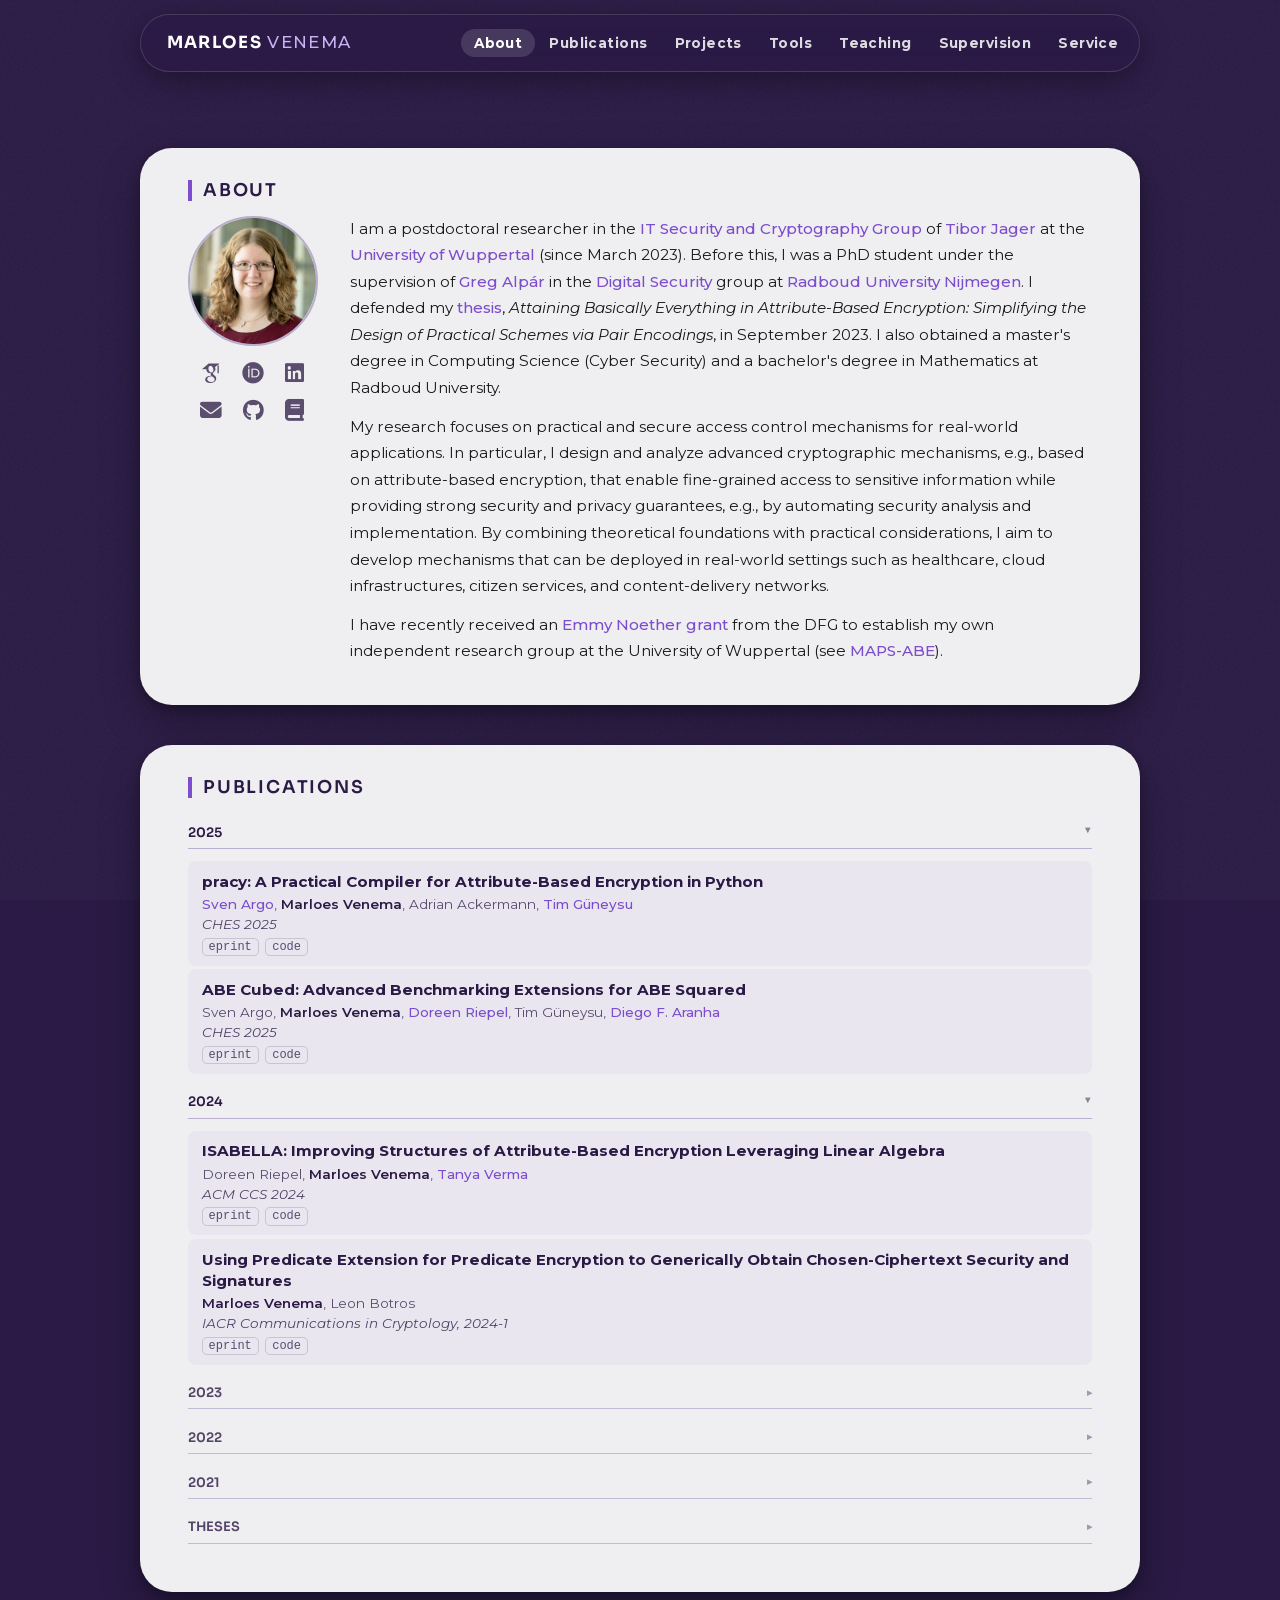
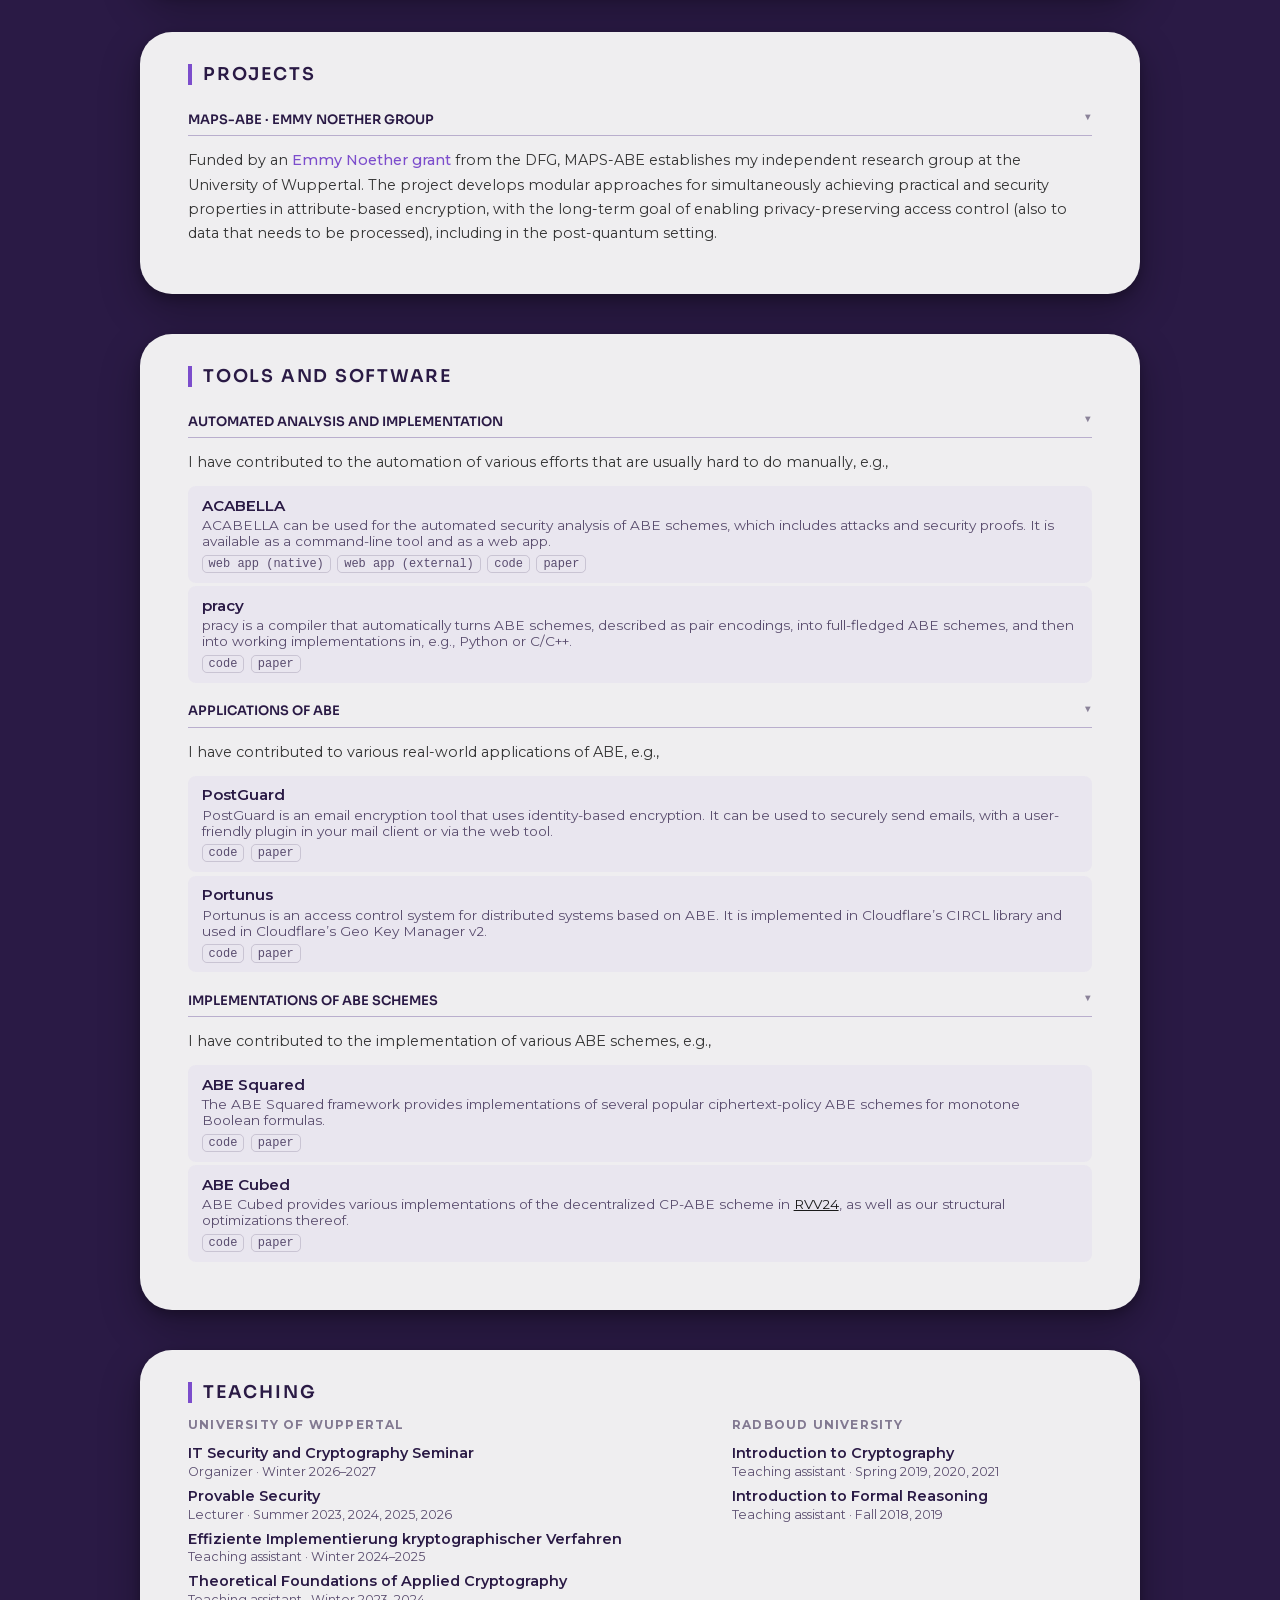
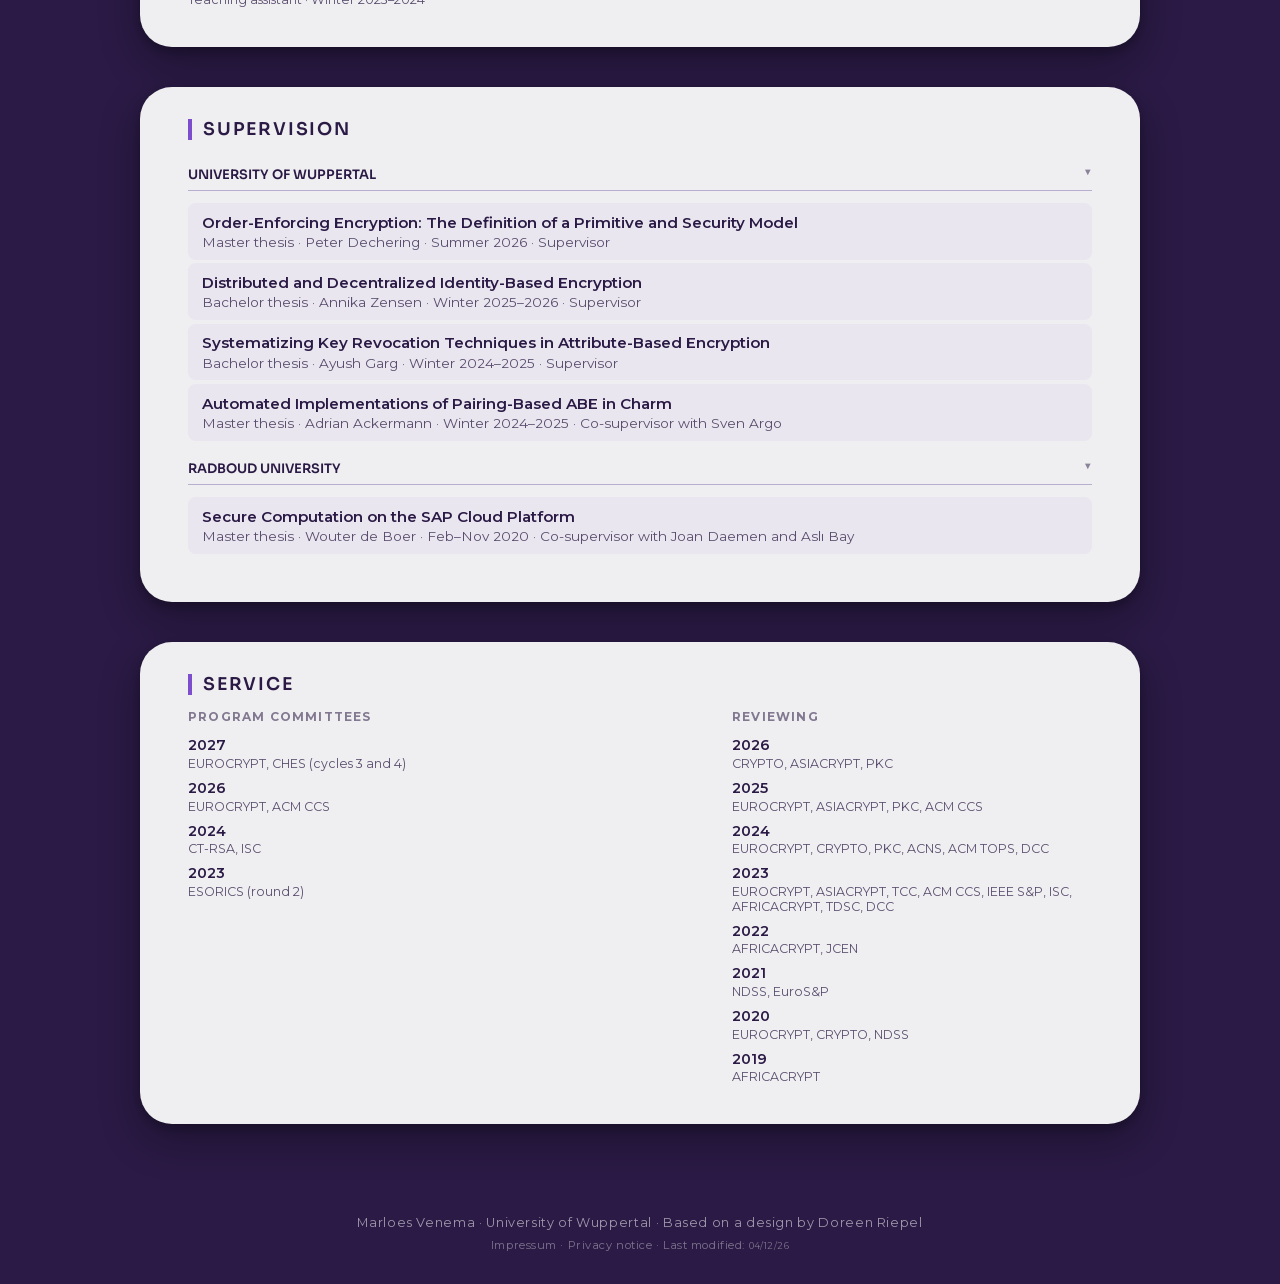
<file: index.html>
<!doctype html>
<html lang="en">
<head>
  <meta charset="utf-8">
  <meta name="viewport" content="width=device-width, initial-scale=1, shrink-to-fit=no">
  <title>Marloes Venema</title>
  <link rel="stylesheet" href="fonts/fonts.css">
  <link rel="stylesheet" href="fontawesome/css/all.min.css">
  <link rel="stylesheet" href="academicons/css/academicons.min.css">
  <link rel="stylesheet" href="custom.css">
  <link rel="stylesheet" href="variants/v2-floating.css">
</head>

<body data-page="home">

  <!-- header (menu): see site.js -->
  <div id="site-header"></div>

  <section class="section">
  <div class="container">

    <!-- about -->
    <div class="card" id="about">
      <p class="section-title">About</p>
      <div class="about-hero">
        <div class="about-side">
          <img src="picture.jpg" alt="Marloes Venema" class="about-photo">
          <div class="about-icons">
            <a class="icon-link" href="https://scholar.google.com/citations?user=CcskLdoAAAAJ" target="_blank" title="Google Scholar"><i class="ai ai-google-scholar"></i></a>
            <a class="icon-link" href="https://orcid.org/0000-0003-4483-400X" target="_blank" title="ORCID"><i class="ai ai-orcid"></i></a>
            <a class="icon-link" href="https://www.linkedin.com/in/marloes-venema-738568251/" target="_blank" title="LinkedIn"><i class="fa-brands fa-linkedin"></i></a>
            <a class="icon-link" href="mailto:venema@uni-wuppertal.de" title="venema@uni-wuppertal.de"><i class="fas fa-envelope"></i></a>
            <a class="icon-link" href="https://github.com/mtcvenema" target="_blank" title="GitHub"><i class="fa-brands fa-github"></i></a>
            <a class="icon-link" href="https://mtcvenema.nl/thesis" title="PhD thesis"><i class="fas fa-book"></i></a>
          </div>
        </div>
        <div class="about-body">
          <p class="about-text">
            I am a postdoctoral researcher in the <a href="https://itsc.uni-wuppertal.de/en/" target="_blank">IT Security and Cryptography Group</a>
            of <a href="https://itsc.uni-wuppertal.de/de/mitarbeiter/prof-dr-ing-tibor-jager/" target="_blank">Tibor Jager</a>
            at the <a href="https://www.uni-wuppertal.de/en/" target="_blank">University of Wuppertal</a> (since March 2023).
            Before this, I was a PhD student under the supervision of <a href="http://www.cs.ru.nl/%7Egergely/" target="_blank">Greg Alpár</a>
            in the <a href="https://www.ru.nl/en/departments/institute-for-computing-and-information-sciences/digital-security" target="_blank">Digital Security</a> group at <a href="https://www.ru.nl/" target="_blank">Radboud University Nijmegen</a>.
            I defended my <a href="https://mtcvenema.nl/thesis">thesis</a>, <em>Attaining Basically Everything in Attribute-Based Encryption:
            Simplifying the Design of Practical Schemes via Pair Encodings</em>, in September 2023.
            I also obtained a master's degree in Computing Science (Cyber Security) and a bachelor's degree in Mathematics at Radboud University.
          </p>
          <p class="about-text">
            My research focuses on practical and secure access control mechanisms for real-world applications. In particular, I design and
            analyze advanced cryptographic mechanisms, e.g., based on attribute-based encryption, that enable fine-grained access to sensitive
            information while providing strong security and privacy guarantees, e.g., by automating security analysis and implementation.
            By combining theoretical foundations with practical considerations, I aim to develop mechanisms that can be deployed in real-world
            settings such as healthcare, cloud infrastructures, citizen services, and content-delivery networks.
          </p>
          <p class="about-text">
            I have recently received an <a href="https://gepris.dfg.de/project/584339348?lang=en" target="_blank">Emmy Noether grant</a>
            from the DFG to establish my own independent research group at the University of Wuppertal (see <a href="#projects">MAPS-ABE</a>).
          </p>
        </div>
      </div>
    </div>

    <!-- publications -->
    <div class="card" id="publications">
      <p class="section-title">Publications</p>
      <div id="pub-list"></div>
    </div>

    <!-- projects -->
    <div class="card" id="projects">
      <p class="section-title">Projects</p>

      <details class="pub-year" open>
        <summary>MAPS-ABE · Emmy Noether Group</summary>
        <div class="pub-year-content">
          <p class="body-text">
            Funded by an <a href="https://gepris.dfg.de/project/584339348?lang=en" target="_blank">Emmy Noether grant</a> from the DFG,
            MAPS-ABE establishes my independent research group at the University of Wuppertal. The project develops modular approaches for
            simultaneously achieving practical and security properties in attribute-based encryption, with the long-term goal of enabling
            privacy-preserving access control (also to data that needs to be processed), including in the post-quantum setting.
          </p>
        </div>
      </details>
    </div>

    <!-- tools and software -->
    <div class="card" id="tools">
      <p class="section-title">Tools and Software</p>

      <details class="pub-year" open>
        <summary>Automated analysis and implementation</summary>
        <div class="pub-year-content">
          <p class="body-text">I have contributed to the automation of various efforts that are usually hard to do manually, e.g.,</p>
          <div class="talk">
            <div class="talk-title">ACABELLA</div>
            <div class="talk-meta">ACABELLA can be used for the automated security analysis of ABE schemes, which includes attacks and security proofs. It is available as a command-line tool and as a web app.</div>
            <div class="pub-links"><a class="pub-link" href="https://mtcvenema.nl/acabella" target="_blank">web app (native)</a> <a class="pub-link" href="https://acabella.net/" target="_blank">web app (external)</a> <a class="pub-link" href="https://github.com/abecryptools/ACABELLA" target="_blank">code</a> <a class="pub-link" href="https://eprint.iacr.org/2023/1274" target="_blank">paper</a></div>
          </div>
          <div class="talk">
            <div class="talk-title">pracy</div>
            <div class="talk-meta">pracy is a compiler that automatically turns ABE schemes, described as pair encodings, into full-fledged ABE schemes, and then into working implementations in, e.g., Python or C/C++.</div>
            <div class="pub-links"><a class="pub-link" href="https://github.com/lincolncryptools/pracy" target="_blank">code</a> <a class="pub-link" href="https://eprint.iacr.org/2025/1240" target="_blank">paper</a></div>
          </div>
        </div>
      </details>

      <details class="pub-year" open>
        <summary>Applications of ABE</summary>
        <div class="pub-year-content">
          <p class="body-text">I have contributed to various real-world applications of ABE, e.g.,</p>
          <div class="talk">
            <div class="talk-title">PostGuard</div>
            <div class="talk-meta">PostGuard is an email encryption tool that uses identity-based encryption. It can be used to securely send emails, with a user-friendly plugin in your mail client or via the web tool.</div>
            <div class="pub-links"><a class="pub-link" href="https://github.com/encryption4all/postguard" target="_blank">code</a> <a class="pub-link" href="https://repository.ubn.ru.nl/bitstream/handle/2066/292101/292101.pdf?sequence=1&isAllowed=y" target="_blank">paper</a></div>
          </div>
          <div class="talk">
            <div class="talk-title">Portunus</div>
            <div class="talk-meta">Portunus is an access control system for distributed systems based on ABE. It is implemented in Cloudflare’s CIRCL library and used in Cloudflare’s Geo Key Manager v2.</div>
            <div class="pub-links"><a class="pub-link" href="https://github.com/cloudflare/circl/tree/main/abe/cpabe/tkn20" target="_blank">code</a> <a class="pub-link" href="https://eprint.iacr.org/2023/094" target="_blank">paper</a></div>
          </div>
        </div>
      </details>

      <details class="pub-year" open>
        <summary>Implementations of ABE schemes</summary>
        <div class="pub-year-content">
          <p class="body-text">I have contributed to the implementation of various ABE schemes, e.g.,</p>
          <div class="talk">
            <div class="talk-title">ABE Squared</div>
            <div class="talk-meta">The ABE Squared framework provides implementations of several popular ciphertext-policy ABE schemes for monotone Boolean formulas.</div>
            <div class="pub-links"><a class="pub-link" href="https://github.com/abecryptools/abe_squared" target="_blank">code</a> <a class="pub-link" href="https://eprint.iacr.org/2022/038" target="_blank">paper</a></div>
          </div>
          <div class="talk">
            <div class="talk-title">ABE Cubed</div>
            <div class="talk-meta">ABE Cubed provides various implementations of the decentralized CP-ABE scheme in <a href="https://eprint.iacr.org/2024/1352" target="_blank">RVV24</a>, as well as our structural optimizations thereof.</div>
            <div class="pub-links"><a class="pub-link" href="https://github.com/lincolncryptools/ABE_Cubed" target="_blank">code</a> <a class="pub-link" href="https://eprint.iacr.org/2025/1230" target="_blank">paper</a></div>
          </div>
        </div>
      </details>
    </div>

    <!-- teaching -->
    <div class="card" id="teaching">
      <p class="section-title">Teaching</p>
      <div class="service-columns">
        <div class="service-block">
          <p class="service-label">University of Wuppertal</p>
          <div class="service-list">
            <div><div class="service-venue">IT Security and Cryptography Seminar</div><div class="service-years">Organizer · Winter 2026–2027</div></div>
            <div><div class="service-venue">Provable Security</div><div class="service-years">Lecturer · Summer 2023, 2024, 2025, 2026</div></div>
            <div><div class="service-venue">Effiziente Implementierung kryptographischer Verfahren</div><div class="service-years">Teaching assistant · Winter 2024–2025</div></div>
            <div><div class="service-venue">Theoretical Foundations of Applied Cryptography</div><div class="service-years">Teaching assistant · Winter 2023–2024</div></div>
          </div>
        </div>
        <div class="service-block">
          <p class="service-label">Radboud University</p>
          <div class="service-list">
            <div><div class="service-venue"><a href="https://www.ru.nl/courseguides/science/vm/osirislinks/ibc/nwi-ibc023/" target="_blank">Introduction to Cryptography</a></div><div class="service-years">Teaching assistant · Spring 2019, 2020, 2021</div></div>
            <div><div class="service-venue"><a href="http://www.cs.ru.nl/%7Efreek/courses/fr-2019/" target="_blank">Introduction to Formal Reasoning</a></div><div class="service-years">Teaching assistant · Fall 2018, 2019</div></div>
          </div>
        </div>
      </div>
    </div>

    <!-- supervision -->
    <div class="card" id="supervision">
      <p class="section-title">Supervision</p>

      <details class="pub-year" open>
        <summary>University of Wuppertal</summary>
        <div class="pub-year-content">
          <div class="talk">
            <div class="talk-title">Order-Enforcing Encryption: The Definition of a Primitive and Security Model</div>
            <div class="talk-meta">Master thesis · Peter Dechering · Summer 2026 · Supervisor</div>
          </div>
          <div class="talk">
            <div class="talk-title">Distributed and Decentralized Identity-Based Encryption</div>
            <div class="talk-meta">Bachelor thesis · Annika Zensen · Winter 2025–2026 · Supervisor</div>
          </div>
          <div class="talk">
            <div class="talk-title">Systematizing Key Revocation Techniques in Attribute-Based Encryption</div>
            <div class="talk-meta">Bachelor thesis · Ayush Garg · Winter 2024–2025 · Supervisor</div>
          </div>
          <div class="talk">
            <div class="talk-title">Automated Implementations of Pairing-Based ABE in Charm</div>
            <div class="talk-meta">Master thesis · Adrian Ackermann · Winter 2024–2025 · Co-supervisor with Sven Argo</div>
          </div>
        </div>
      </details>

      <details class="pub-year" open>
        <summary>Radboud University</summary>
        <div class="pub-year-content">
          <div class="talk">
            <div class="talk-title"><a href="https://www.ru.nl/publish/pages/769526/wouter_de_boer.pdf" target="_blank">Secure Computation on the SAP Cloud Platform</a></div>
            <div class="talk-meta">Master thesis · Wouter de Boer · Feb–Nov 2020 · Co-supervisor with Joan Daemen and Aslı Bay</div>
          </div>
        </div>
      </details>
    </div>

    <!-- service -->
    <div class="card" id="service">
      <p class="section-title">Service</p>

      <div class="service-columns">
        <div class="service-block">
          <p class="service-label">Program Committees</p>
          <div class="service-list">
            <div><div class="service-venue">2027</div><div class="service-years">EUROCRYPT, CHES (cycles 3 and 4)</div></div>
            <div><div class="service-venue">2026</div><div class="service-years">EUROCRYPT, ACM CCS</div></div>
            <div><div class="service-venue">2024</div><div class="service-years">CT-RSA, ISC</div></div>
            <div><div class="service-venue">2023</div><div class="service-years">ESORICS (round 2)</div></div>
          </div>
        </div>

        <div class="service-block">
          <p class="service-label">Reviewing</p>
          <div class="service-list">
            <div><div class="service-venue">2026</div><div class="service-years">CRYPTO, ASIACRYPT, PKC</div></div>
            <div><div class="service-venue">2025</div><div class="service-years">EUROCRYPT, ASIACRYPT, PKC, ACM CCS</div></div>
            <div><div class="service-venue">2024</div><div class="service-years">EUROCRYPT, CRYPTO, PKC, ACNS, ACM TOPS, DCC</div></div>
            <div><div class="service-venue">2023</div><div class="service-years">EUROCRYPT, ASIACRYPT, TCC, ACM CCS, IEEE S&amp;P, ISC, AFRICACRYPT, TDSC, DCC</div></div>
            <div><div class="service-venue">2022</div><div class="service-years">AFRICACRYPT, JCEN</div></div>
            <div><div class="service-venue">2021</div><div class="service-years">NDSS, EuroS&amp;P</div></div>
            <div><div class="service-venue">2020</div><div class="service-years">EUROCRYPT, CRYPTO, NDSS</div></div>
            <div><div class="service-venue">2019</div><div class="service-years">AFRICACRYPT</div></div>
          </div>
        </div>
      </div>
    </div>

  </div>
  </section>

  <!-- footer: see site.js -->
  <div id="site-footer"></div>
  <script src="site.js"></script>

  <script src="publications.js"></script>
  <script>
    'use strict';

    function el(tag, cls, text) {
      const e = document.createElement(tag);
      if (cls) e.className = cls;
      if (text != null) e.textContent = text;
      return e;
    }

    const linkedAuthors = new Set();
    const AUTHOR_LINK_MAP = (typeof AUTHOR_LINKS !== 'undefined') ? AUTHOR_LINKS : {};

    function buildPubEl(pub) {
      const div = el('div', 'pub');
      let title;
      if (pub.href) {
        title = el('a', 'pub-title', pub.title);
        title.href = /eprint\.iacr\.org\/\d{4}\/\d+$/.test(pub.href) ? pub.href + '.pdf' : pub.href;
        title.target = '_blank';
      } else {
        title = el('span', 'pub-title', pub.title);
      }
      div.appendChild(title);

      const auth = el('p', 'pub-authors');
      pub.authors.forEach((a, i) => {
        if (i) auth.appendChild(document.createTextNode(', '));
        if (a === ME) {
          auth.appendChild(el('span', 'team-author', a));
        } else if (AUTHOR_LINK_MAP[a] && !linkedAuthors.has(a)) {
          linkedAuthors.add(a);
          const link = el('a', null, a);
          link.href = AUTHOR_LINK_MAP[a];
          link.target = '_blank';
          auth.appendChild(link);
        } else {
          auth.appendChild(document.createTextNode(a));
        }
      });
      div.appendChild(auth);
      div.appendChild(el('p', 'pub-venue', pub.venue));
      if (pub.supervisor) {
        div.appendChild(el('p', 'pub-supervisor', 'Supervisor: ' + pub.supervisor));
      }

      if (pub.links.length) {
        const links = el('div', 'pub-links');
        pub.links.forEach(l => {
          const a = el('a', 'pub-link', l.label);
          a.href = l.href; a.target = '_blank';
          links.appendChild(a);
        });
        div.appendChild(links);
      }
      return div;
    }

    function renderPubs(pubs) {
      const container = document.getElementById('pub-list');
      // numeric years newest first, then the 'Theses' group last
      const groups = [...new Set(pubs.map(p => p.year))]
        .sort((a, b) => (typeof a === 'number' ? 0 : 1) - (typeof b === 'number' ? 0 : 1) || b - a);
      groups.forEach((y, i) => {
        const details = el('details', 'pub-year');
        if (i < 2) details.open = true;
        details.appendChild(el('summary', null, String(y)));
        const content = el('div', 'pub-year-content');
        pubs.filter(p => p.year === y).forEach(p => content.appendChild(buildPubEl(p)));
        details.appendChild(content);
        container.appendChild(details);
      });
    }

    renderPubs(PUBS);

    // Scroll spy
    (function () {
      const sections = Array.from(document.querySelectorAll('.card[id]'));
      const navLinks = Array.from(document.querySelectorAll('.navbar-item[href^="#"]'));
      function updateActive() {
        const y = window.scrollY + 120;
        let current = sections[0];
        for (const s of sections) if (s.offsetTop <= y) current = s;
        navLinks.forEach(l => l.classList.toggle('active', l.getAttribute('href') === '#' + current.id));
      }
      window.addEventListener('scroll', updateActive, { passive: true });
      updateActive();
    })();

    // Smooth scroll
    document.querySelectorAll('a[href^="#"]').forEach(link => {
      link.addEventListener('click', e => {
        const target = document.querySelector(link.getAttribute('href'));
        if (target) { e.preventDefault(); target.scrollIntoView({ behavior: 'smooth' }); }
      });
    });
  </script>
</body>
</html>
</file>
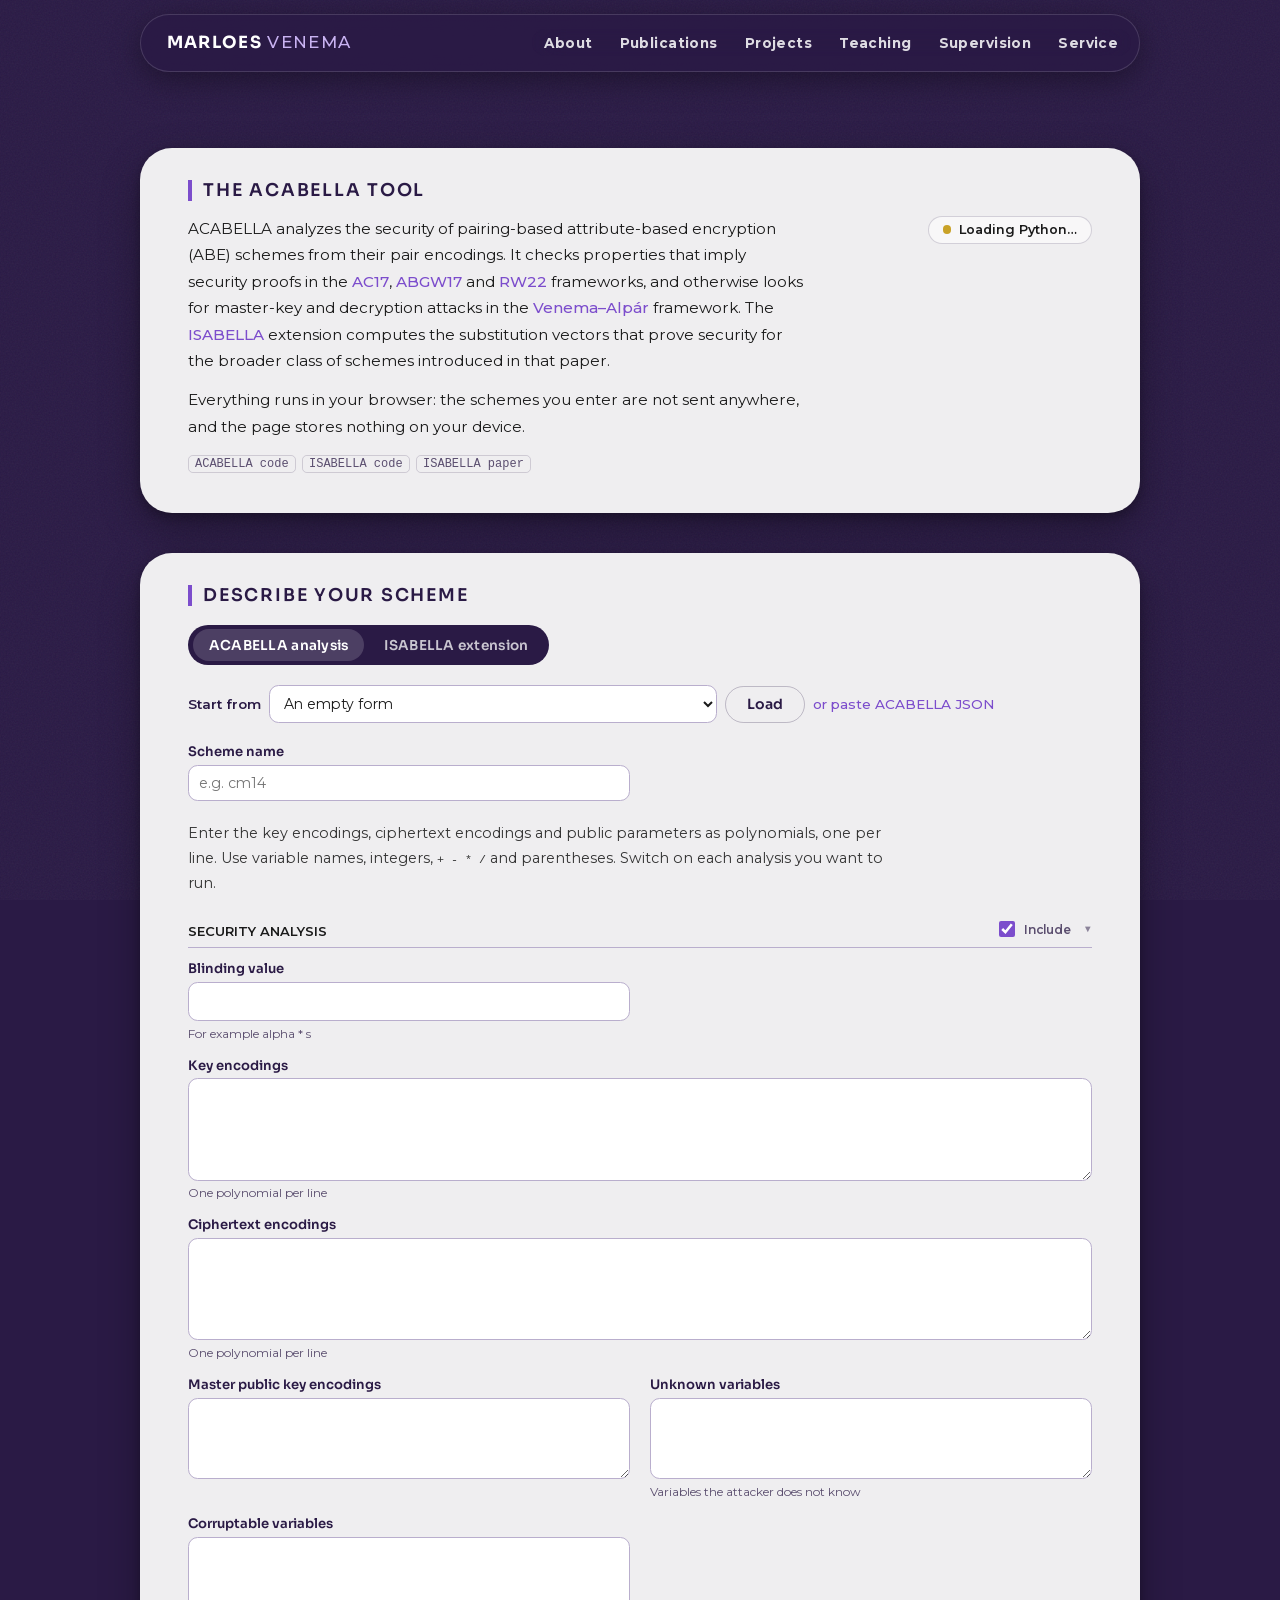
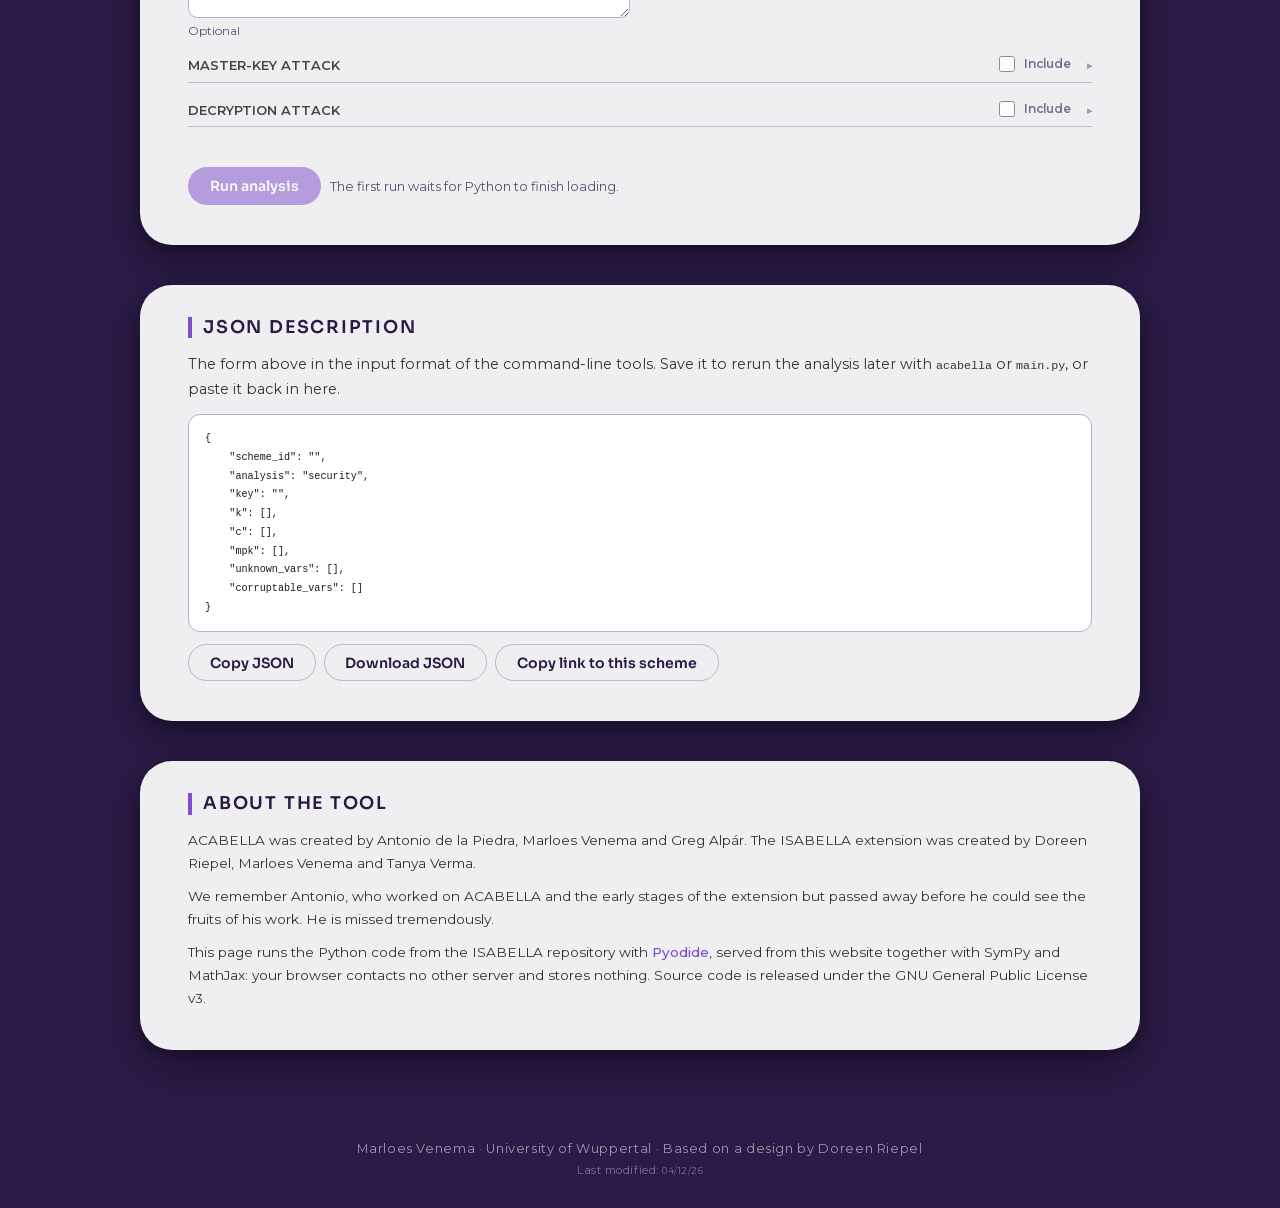
<file: acabella/index.html>
<!doctype html>
<html lang="en">
<head>
  <meta charset="utf-8">
  <meta name="viewport" content="width=device-width, initial-scale=1, shrink-to-fit=no">
  <meta name="referrer" content="no-referrer">
  <link rel="stylesheet" href="../fonts/fonts.css">
  <link rel="stylesheet" href="../fontawesome/css/all.min.css">
  <link rel="stylesheet" href="../custom.css">
  <link rel="stylesheet" href="../variants/v2-floating.css">
  <title>ACABELLA · Marloes Venema</title>
  <meta name="description" content="Analyze the security of attribute-based encryption schemes with ACABELLA and the ISABELLA extension, directly in your browser.">
  <link rel="stylesheet" href="acabella.css?v=cad1aef69b">
</head>

<body>

  <!-- fixed header (same as the rest of the site; edit shared/header.html to change it on every tool page) -->
  <header class="site-header">
    <nav class="navbar" role="navigation" aria-label="main navigation">
      <a class="navbar-logo" href="../index.html">Marloes <span>Venema</span></a>
      <div class="navbar-links">
        <a class="navbar-item" href="../index.html#about">About</a>
        <a class="navbar-item" href="../index.html#publications">Publications</a>
        <a class="navbar-item" href="../index.html#projects">Projects</a>
        <a class="navbar-item" href="../index.html#teaching">Teaching</a>
        <a class="navbar-item" href="../index.html#supervision">Supervision</a>
        <a class="navbar-item" href="../index.html#service">Service</a>
      </div>
      <button class="navbar-hamburger" id="nav-toggle" aria-label="Open navigation">☰</button>
    </nav>
    <div class="nav-mobile-dropdown" id="nav-dropdown">
      <a href="../index.html#about">About</a>
      <a href="../index.html#publications">Publications</a>
      <a href="../index.html#projects">Projects</a>
      <a href="../index.html#teaching">Teaching</a>
      <a href="../index.html#supervision">Supervision</a>
      <a href="../index.html#service">Service</a>
    </div>
  </header>

  <section class="section tool">
  <div class="container">

    <!-- intro -->
    <div class="card" id="acabella">
      <p class="section-title">The ACABELLA tool</p>
      <div class="tool-intro">
        <div>
          <p class="about-text">
            ACABELLA analyzes the security of pairing-based attribute-based encryption (ABE) schemes from their pair encodings.
            It checks properties that imply security proofs in the
            <a href="https://eprint.iacr.org/2017/233" target="_blank">AC17</a>,
            <a href="https://eprint.iacr.org/2017/983" target="_blank">ABGW17</a> and
            <a href="https://eprint.iacr.org/2022/1415" target="_blank">RW22</a> frameworks, and otherwise looks for
            master-key and decryption attacks in the <a href="https://eprint.iacr.org/2020/460" target="_blank">Venema–Alpár</a> framework.
            The <a href="https://eprint.iacr.org/2024/1352" target="_blank">ISABELLA</a> extension computes the substitution vectors
            that prove security for the broader class of schemes introduced in that paper.
          </p>
          <p class="about-text">
            Everything runs in your browser: the schemes you enter are not sent anywhere, and the page stores nothing on your device.
          </p>
          <div class="pub-links" style="margin-top:0.9rem;">
            <a class="pub-link" href="https://github.com/abecryptools/ACABELLA" target="_blank">ACABELLA code</a>
            <a class="pub-link" href="https://github.com/lincolncryptools/ISABELLA" target="_blank">ISABELLA code</a>
            <a class="pub-link" href="https://eprint.iacr.org/2024/1352" target="_blank">ISABELLA paper</a>
          </div>
        </div>
        <div class="engine" id="engine" data-state="loading" role="status" aria-live="polite">
          <span class="engine-dot" aria-hidden="true"></span><span id="engine-text">Loading Python…</span>
        </div>
      </div>
    </div>

    <!-- input -->
    <div class="card" id="input">
      <p class="section-title">Describe your scheme</p>

      <div class="mode-switch" role="tablist" aria-label="Analysis type">
        <button type="button" role="tab" id="tab-acabella" aria-controls="panel-acabella" aria-selected="true" data-mode="acabella">ACABELLA analysis</button>
        <button type="button" role="tab" id="tab-isabella" aria-controls="panel-isabella" aria-selected="false" data-mode="isabella">ISABELLA extension</button>
      </div>

      <div class="start-row">
        <label for="example-select">Start from</label>
        <select id="example-select"><option value="">An empty form</option></select>
        <button type="button" class="btn btn-quiet" id="load-example">Load</button>
        <button type="button" class="link-btn" id="toggle-paste">or paste ACABELLA JSON</button>
      </div>
      <div class="paste-json" id="paste-json" hidden>
        <label class="field"><span class="hint">Paste a JSON description in the format of the command-line tool. Its fields fill the form below.</span>
          <textarea id="paste-text" spellcheck="false" placeholder='{"scheme_id": "...", "analysis": "security", "k": ["..."], ...}'></textarea>
        </label>
        <button type="button" class="btn btn-quiet" id="paste-fill">Fill the form</button>
      </div>

      <form id="scheme-form" novalidate>
        <div class="fields" style="margin-bottom:1.25rem;">
          <div class="field">
            <label for="scheme_id">Scheme name</label>
            <input type="text" id="scheme_id" placeholder="e.g. cm14" autocomplete="off">
          </div>
        </div>

        <div id="panel-acabella" role="tabpanel" aria-labelledby="tab-acabella">
          <p class="mode-blurb">
            Enter the key encodings, ciphertext encodings and public parameters as polynomials, one per line.
            Use variable names, integers, <code>+ - * /</code> and parentheses. Switch on each analysis you want to run.
          </p>
          <div id="acabella-sections"></div>
        </div>

        <div id="panel-isabella" role="tabpanel" aria-labelledby="tab-isabella" hidden>
          <p class="mode-blurb">
            For pair encoding schemes in the ISABELLA class. ACABELLA checks that the encodings have the required form
            and returns the substitution vectors for the security proof, or explains which condition fails.
          </p>
          <div class="fields" id="isabella-fields"></div>
        </div>

        <div class="form-errors" id="form-errors" aria-live="polite"></div>

        <div class="run-row">
          <button type="submit" class="btn btn-primary" id="run" disabled>Run analysis</button>
          <button type="button" class="btn btn-quiet" id="stop" hidden>Stop</button>
          <span class="run-note" id="run-note">The first run waits for Python to finish loading.</span>
        </div>
      </form>
    </div>

    <!-- results -->
    <div class="card" id="results-card" hidden>
      <p class="section-title">Results</p>
      <div id="results"></div>
    </div>

    <!-- json -->
    <div class="card json-preview" id="json-card">
      <p class="section-title">JSON description</p>
      <p class="body-text" style="margin-bottom:0.75rem;">
        The form above in the input format of the command-line tools. Save it to rerun the analysis later
        with <code>acabella</code> or <code>main.py</code>, or paste it back in here.
      </p>
      <pre><code id="json-out"></code></pre>
      <div class="json-actions">
        <button type="button" class="btn btn-quiet" id="copy-json">Copy JSON</button>
        <button type="button" class="btn btn-quiet" id="download-json">Download JSON</button>
        <button type="button" class="btn btn-quiet" id="share-link">Copy link to this scheme</button>
      </div>
    </div>

    <!-- credits -->
    <div class="card">
      <p class="section-title">About the tool</p>
      <p class="credits">
        ACABELLA was created by Antonio de la Piedra, Marloes Venema and Greg Alpár. The ISABELLA extension was created by
        Doreen Riepel, Marloes Venema and Tanya Verma.
      </p>
      <p class="credits">
        We remember Antonio, who worked on ACABELLA and the early stages of the extension but passed away before he could see
        the fruits of his work. He is missed tremendously.
      </p>
      <p class="credits">
        This page runs the Python code from the ISABELLA repository with <a href="https://pyodide.org" target="_blank">Pyodide</a>,
        served from this website together with SymPy and MathJax: your browser contacts no other server and stores nothing.
        Source code is released under the GNU General Public License v3.
      </p>
    </div>

  </div>
  </section>

  <footer class="site-footer">
    <span>Marloes Venema · University of Wuppertal · Based on a design by <a href="https://provsec.org/doreen.html" target="_blank">Doreen Riepel</a></span>
    <span class="last-modified">Last modified: <span id="last-modified"></span></span>
  </footer>

  <script>
    'use strict';
    (function () {
      const d = new Date(document.lastModified);
      const p = n => String(n).padStart(2, '0');
      document.getElementById('last-modified').textContent =
        p(d.getDate()) + '/' + p(d.getMonth() + 1) + '/' + String(d.getFullYear()).slice(-2);
    })();
    const navToggle = document.getElementById('nav-toggle');
    const navDropdown = document.getElementById('nav-dropdown');
    navToggle.addEventListener('click', () => navDropdown.classList.toggle('open'));
    navDropdown.querySelectorAll('a').forEach(a => a.addEventListener('click', () => navDropdown.classList.remove('open')));
  </script>
  <script>window.ACABELLA_BUILD = 'cad1aef69b'; window.SITE_VENDOR = {"pyodide": "0.27.7", "mathjax": "3.2.2"};</script>
  <script src="app.js?v=cad1aef69b"></script>
</body>
</html>
</file>
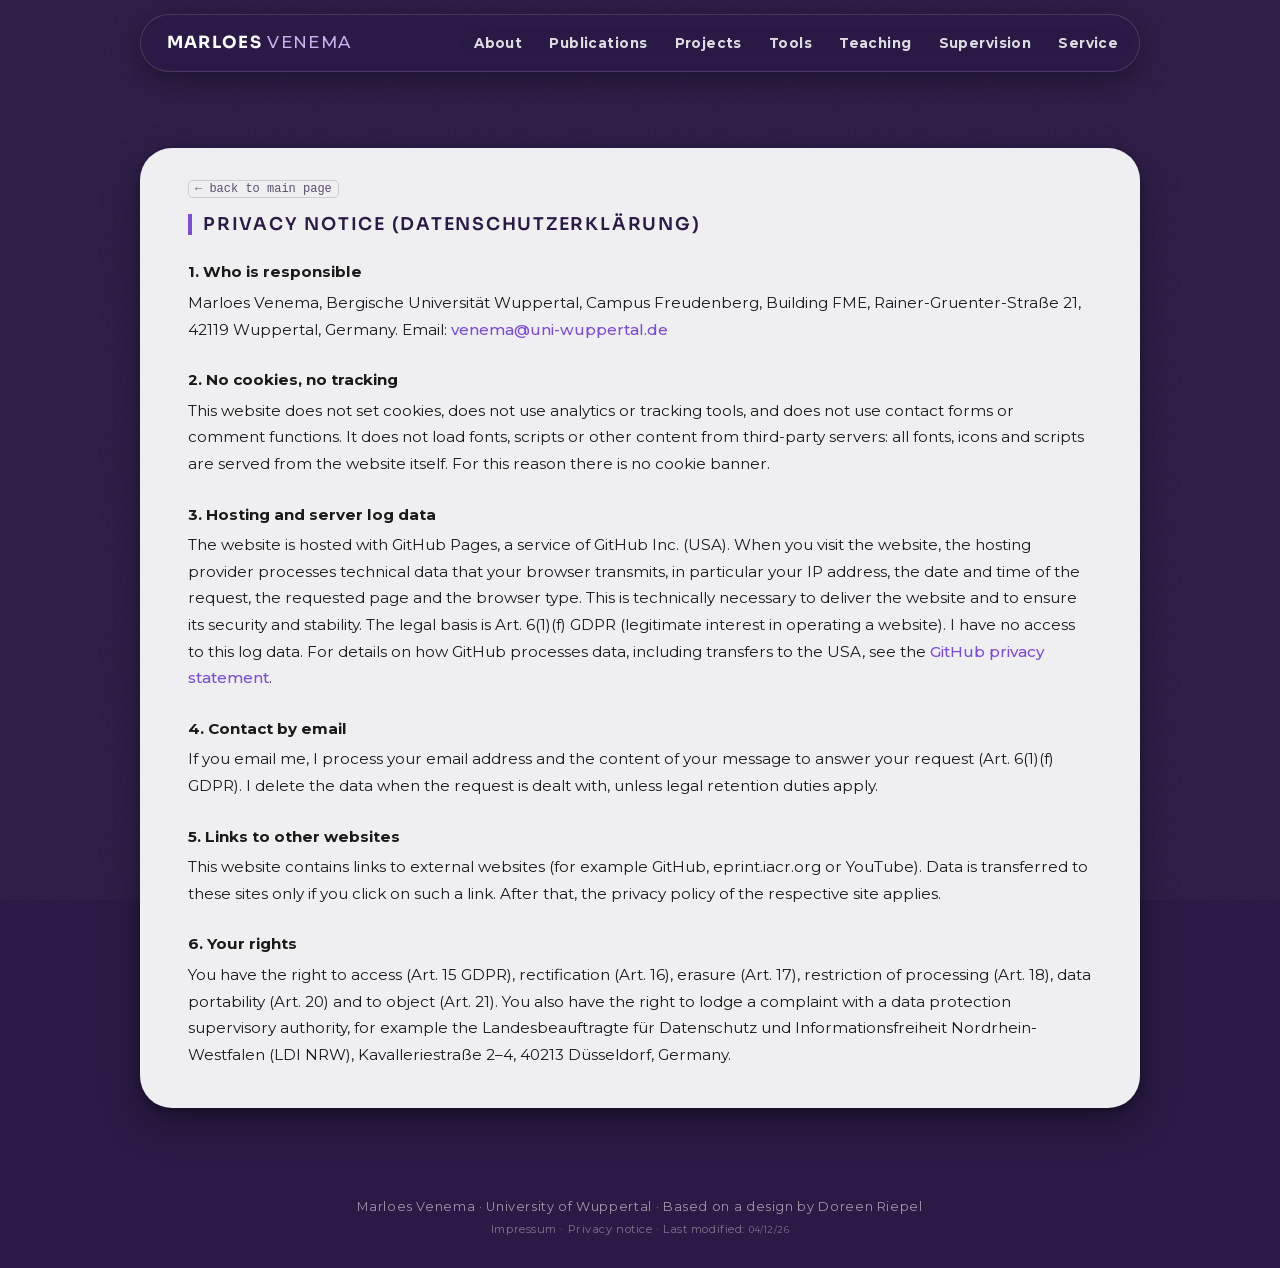
<file: datenschutz.html>
<!doctype html>
<html lang="en">
<head>
  <meta charset="utf-8">
  <meta name="viewport" content="width=device-width, initial-scale=1, shrink-to-fit=no">
  <title>Privacy notice (Datenschutzerkl&auml;rung) · Marloes Venema</title>
  <link rel="stylesheet" href="fonts/fonts.css">
  <link rel="stylesheet" href="fontawesome/css/all.min.css">
  <link rel="stylesheet" href="academicons/css/academicons.min.css">
  <link rel="stylesheet" href="custom.css">
  <link rel="stylesheet" href="variants/v2-floating.css">
</head>

<body>

  <!-- header (menu): see site.js -->
  <div id="site-header"></div>

  <section class="section">
  <div class="container">

    <div class="card">
      <p class="section-title">Privacy notice (Datenschutzerkl&auml;rung)</p>
      <p class="about-text" style="margin-top:1.5rem;"><strong>1. Who is responsible</strong></p>
      <p class="about-text" style="margin-top:0.25rem;">
        Marloes Venema, Bergische Universit&auml;t Wuppertal, Campus Freudenberg, Building FME, Rainer-Gruenter-Stra&szlig;e 21, 42119 Wuppertal, Germany. Email: <a href="mailto:venema@uni-wuppertal.de">venema@uni-wuppertal.de</a>
      </p>
      <p class="about-text" style="margin-top:1.5rem;"><strong>2. No cookies, no tracking</strong></p>
      <p class="about-text" style="margin-top:0.25rem;">
        This website does not set cookies, does not use analytics or tracking tools, and does not use contact forms or comment functions. It does not load fonts, scripts or other content from third-party servers: all fonts, icons and scripts are served from the website itself. For this reason there is no cookie banner.
      </p>
      <p class="about-text" style="margin-top:1.5rem;"><strong>3. Hosting and server log data</strong></p>
      <p class="about-text" style="margin-top:0.25rem;">
        The website is hosted with GitHub Pages, a service of GitHub Inc. (USA). When you visit the website, the hosting provider processes technical data that your browser transmits, in particular your IP address, the date and time of the request, the requested page and the browser type. This is technically necessary to deliver the website and to ensure its security and stability. The legal basis is Art. 6(1)(f) GDPR (legitimate interest in operating a website). I have no access to this log data. For details on how GitHub processes data, including transfers to the USA, see the <a href="https://docs.github.com/en/site-policy/privacy-policies/github-general-privacy-statement" target="_blank">GitHub privacy statement</a>.
      </p>
      <p class="about-text" style="margin-top:1.5rem;"><strong>4. Contact by email</strong></p>
      <p class="about-text" style="margin-top:0.25rem;">
        If you email me, I process your email address and the content of your message to answer your request (Art. 6(1)(f) GDPR). I delete the data when the request is dealt with, unless legal retention duties apply.
      </p>
      <p class="about-text" style="margin-top:1.5rem;"><strong>5. Links to other websites</strong></p>
      <p class="about-text" style="margin-top:0.25rem;">
        This website contains links to external websites (for example GitHub, eprint.iacr.org or YouTube). Data is transferred to these sites only if you click on such a link. After that, the privacy policy of the respective site applies.
      </p>
      <p class="about-text" style="margin-top:1.5rem;"><strong>6. Your rights</strong></p>
      <p class="about-text" style="margin-top:0.25rem;">
        You have the right to access (Art. 15 GDPR), rectification (Art. 16), erasure (Art. 17), restriction of processing (Art. 18), data portability (Art. 20) and to object (Art. 21). You also have the right to lodge a complaint with a data protection supervisory authority, for example the Landesbeauftragte f&uuml;r Datenschutz und Informationsfreiheit Nordrhein-Westfalen (LDI NRW), Kavalleriestra&szlig;e 2&ndash;4, 40213 D&uuml;sseldorf, Germany.
      </p>
    </div>

  </div>
  </section>

  <!-- footer: see site.js -->
  <div id="site-footer"></div>
  <script src="site.js"></script>

</body>
</html>
</file>
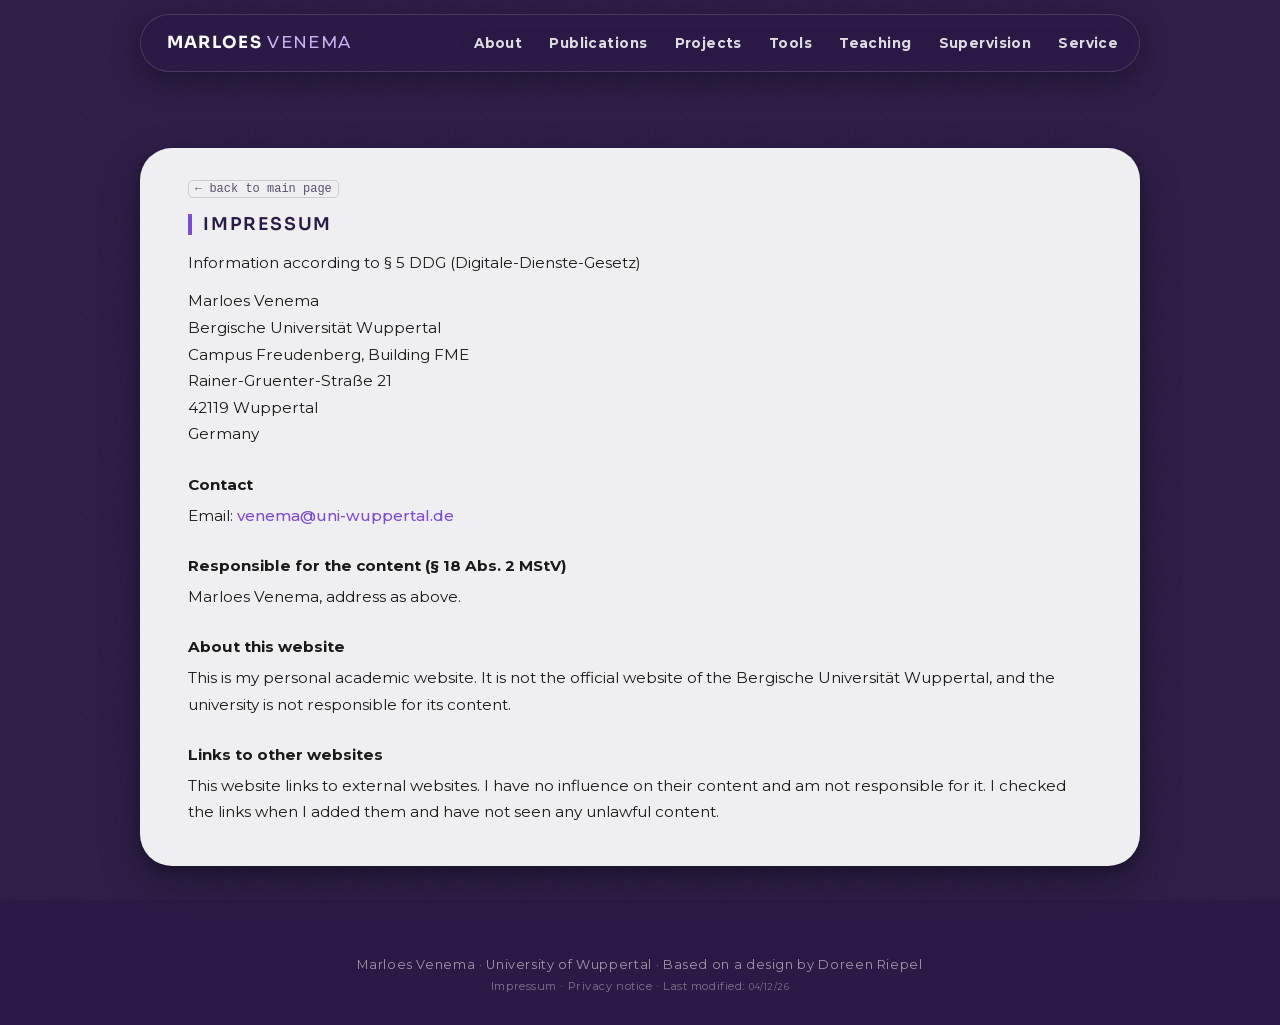
<file: impressum.html>
<!doctype html>
<html lang="en">
<head>
  <meta charset="utf-8">
  <meta name="viewport" content="width=device-width, initial-scale=1, shrink-to-fit=no">
  <title>Impressum · Marloes Venema</title>
  <link rel="stylesheet" href="fonts/fonts.css">
  <link rel="stylesheet" href="fontawesome/css/all.min.css">
  <link rel="stylesheet" href="academicons/css/academicons.min.css">
  <link rel="stylesheet" href="custom.css">
  <link rel="stylesheet" href="variants/v2-floating.css">
</head>

<body>

  <!-- header (menu): see site.js -->
  <div id="site-header"></div>

  <section class="section">
  <div class="container">

    <div class="card">
      <p class="section-title">Impressum</p>
      <p class="about-text" style="margin-top:0.75rem;">
        Information according to &sect; 5 DDG (Digitale-Dienste-Gesetz)
      </p>
      <p class="about-text" style="margin-top:0.75rem;">
        Marloes Venema<br>Bergische Universit&auml;t Wuppertal<br>Campus Freudenberg, Building FME<br>Rainer-Gruenter-Stra&szlig;e 21<br>42119 Wuppertal<br>Germany
      </p>
      <p class="about-text" style="margin-top:1.5rem;"><strong>Contact</strong></p>
      <p class="about-text" style="margin-top:0.25rem;">
        Email: <a href="mailto:venema@uni-wuppertal.de">venema@uni-wuppertal.de</a>
      </p>
      <p class="about-text" style="margin-top:1.5rem;"><strong>Responsible for the content (&sect; 18 Abs. 2 MStV)</strong></p>
      <p class="about-text" style="margin-top:0.25rem;">
        Marloes Venema, address as above.
      </p>
      <p class="about-text" style="margin-top:1.5rem;"><strong>About this website</strong></p>
      <p class="about-text" style="margin-top:0.25rem;">
        This is my personal academic website. It is not the official website of the Bergische Universit&auml;t Wuppertal, and the university is not responsible for its content.
      </p>
      <p class="about-text" style="margin-top:1.5rem;"><strong>Links to other websites</strong></p>
      <p class="about-text" style="margin-top:0.25rem;">
        This website links to external websites. I have no influence on their content and am not responsible for it. I checked the links when I added them and have not seen any unlawful content.
      </p>
    </div>

  </div>
  </section>

  <!-- footer: see site.js -->
  <div id="site-footer"></div>
  <script src="site.js"></script>

</body>
</html>
</file>
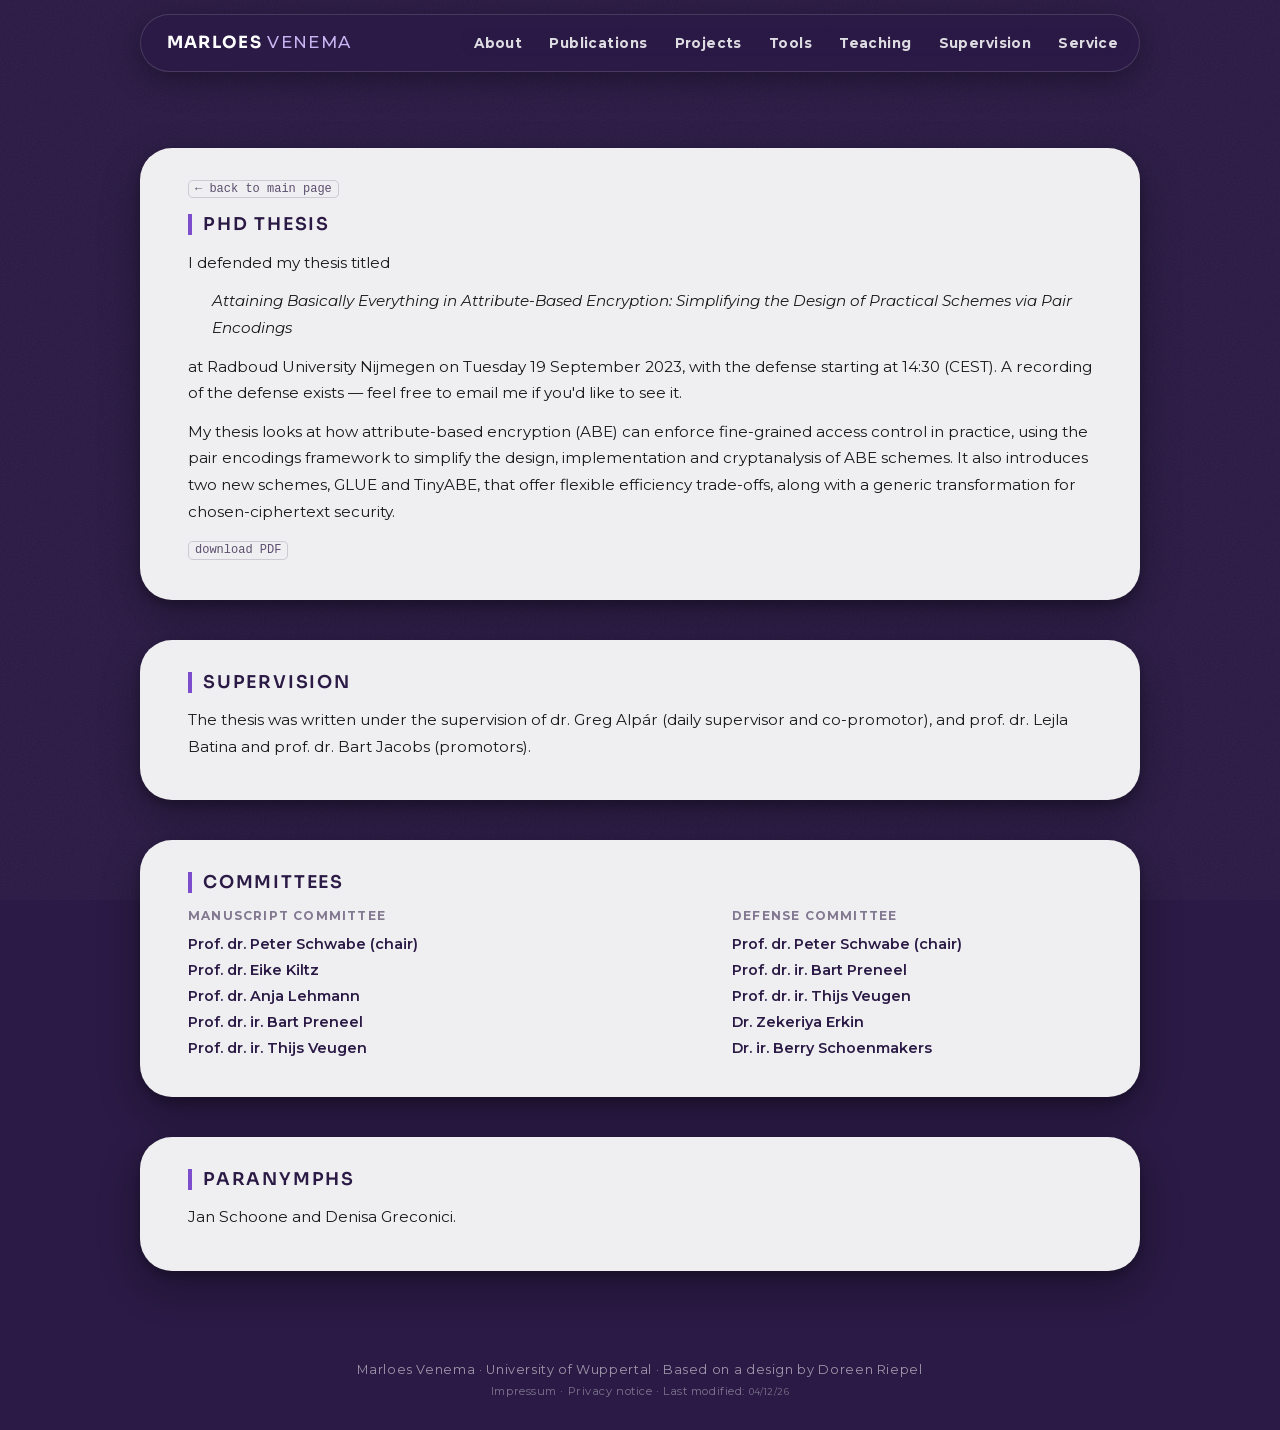
<file: thesis.html>
<!doctype html>
<html lang="en">
<head>
  <meta charset="utf-8">
  <meta name="viewport" content="width=device-width, initial-scale=1, shrink-to-fit=no">
  <title>PhD Thesis · Marloes Venema</title>
  <link rel="stylesheet" href="fonts/fonts.css">
  <link rel="stylesheet" href="fontawesome/css/all.min.css">
  <link rel="stylesheet" href="academicons/css/academicons.min.css">
  <link rel="stylesheet" href="custom.css">
  <link rel="stylesheet" href="variants/v2-floating.css">
</head>

<body>

  <!-- header (menu): see site.js -->
  <div id="site-header"></div>

  <section class="section">
  <div class="container">

    <!-- thesis overview -->
    <div class="card" id="thesis">
      <p class="section-title">PhD Thesis</p>
      <p class="about-text" style="margin-top:0.75rem;">
        I defended my thesis titled
      </p>      
      <p class="about-text" style="margin-left: 1.5rem;">
        <em>Attaining Basically Everything in Attribute-Based Encryption: Simplifying the Design of Practical Schemes via Pair Encodings</em>
      </p>
      <p class="about-text" style="margin-top:0.75rem;">
        at Radboud University Nijmegen on Tuesday 19 September 2023, with the defense starting at 14:30 (CEST).
        A recording of the defense exists — feel free to email me if you'd like to see it.
      </p>
      <p class="about-text" style="margin-top:0.75rem;">
        My thesis looks at how attribute-based encryption (ABE) can enforce fine-grained access control in practice, using the pair
        encodings framework to simplify the design, implementation and cryptanalysis of ABE schemes. It also introduces two new schemes, GLUE and
        TinyABE, that offer flexible efficiency trade-offs, along with a generic transformation for chosen-ciphertext security.
      </p>
      <div class="pub-links" style="margin-top:1rem;">
        <a class="pub-link" href="https://mtcvenema.nl/Thesis_Marloes_Venema_v2.pdf" target="_blank">download PDF</a>
      </div>
    </div>

    <!-- supervision -->
    <div class="card">
      <p class="section-title">Supervision</p>
      <p class="about-text">
        The thesis was written under the supervision of dr. Greg Alpár (daily supervisor and co-promotor), and
        prof. dr. Lejla Batina and prof. dr. Bart Jacobs (promotors).
      </p>
    </div>

    <!-- committees -->
    <div class="card">
      <p class="section-title">Committees</p>
      <div class="service-columns">
        <div class="service-block">
          <p class="service-label">Manuscript Committee</p>
          <div class="service-list">
            <div><div class="service-venue">Prof. dr. Peter Schwabe (chair)</div></div>
            <div><div class="service-venue">Prof. dr. Eike Kiltz</div></div>
            <div><div class="service-venue">Prof. dr. Anja Lehmann</div></div>
            <div><div class="service-venue">Prof. dr. ir. Bart Preneel</div></div>
            <div><div class="service-venue">Prof. dr. ir. Thijs Veugen</div></div>
          </div>
        </div>
        <div class="service-block">
          <p class="service-label">Defense Committee</p>
          <div class="service-list">
            <div><div class="service-venue">Prof. dr. Peter Schwabe (chair)</div></div>
            <div><div class="service-venue">Prof. dr. ir. Bart Preneel</div></div>
            <div><div class="service-venue">Prof. dr. ir. Thijs Veugen</div></div>
            <div><div class="service-venue">Dr. Zekeriya Erkin</div></div>
            <div><div class="service-venue">Dr. ir. Berry Schoenmakers</div></div>
          </div>
        </div>
      </div>
    </div>

    <!-- paranymphs -->
    <div class="card">
      <p class="section-title">Paranymphs</p>
      <p class="about-text">Jan Schoone and Denisa Greconici.</p>
    </div>

  </div>
  </section>

  <!-- footer: see site.js -->
  <div id="site-footer"></div>
  <script src="site.js"></script>

</body>
</html>
</file>
<file: fonts/fonts.css>
/* Montserrat – self-hosted, latin-ext + latin subsets */

/* normal, latin-ext */
@font-face {
  font-family: 'Montserrat';
  font-style: normal;
  font-weight: 400 700;
  font-display: swap;
  src: url('montserrat-normal-latin-ext.woff2') format('woff2');
  unicode-range: U+0100-02BA, U+02BD-02C5, U+02C7-02CC, U+02CE-02D7, U+02DD-02FF,
                 U+0304, U+0308, U+0329, U+1D00-1DBF, U+1E00-1E9F, U+1EF2-1EFF,
                 U+2020, U+20A0-20AB, U+20AD-20C0, U+2113, U+2C60-2C7F, U+A720-A7FF;
}

/* normal, latin */
@font-face {
  font-family: 'Montserrat';
  font-style: normal;
  font-weight: 400 700;
  font-display: swap;
  src: url('montserrat-normal-latin.woff2') format('woff2');
  unicode-range: U+0000-00FF, U+0131, U+0152-0153, U+02BB-02BC, U+02C6, U+02DA,
                 U+02DC, U+0304, U+0308, U+0329, U+2000-206F, U+20AC, U+2122,
                 U+2191, U+2193, U+2212, U+2215, U+FEFF, U+FFFD;
}

/* italic, latin-ext */
@font-face {
  font-family: 'Montserrat';
  font-style: italic;
  font-weight: 400 700;
  font-display: swap;
  src: url('montserrat-italic-latin-ext.woff2') format('woff2');
  unicode-range: U+0100-02BA, U+02BD-02C5, U+02C7-02CC, U+02CE-02D7, U+02DD-02FF,
                 U+0304, U+0308, U+0329, U+1D00-1DBF, U+1E00-1E9F, U+1EF2-1EFF,
                 U+2020, U+20A0-20AB, U+20AD-20C0, U+2113, U+2C60-2C7F, U+A720-A7FF;
}

/* italic, latin */
@font-face {
  font-family: 'Montserrat';
  font-style: italic;
  font-weight: 400 700;
  font-display: swap;
  src: url('montserrat-italic-latin.woff2') format('woff2');
  unicode-range: U+0000-00FF, U+0131, U+0152-0153, U+02BB-02BC, U+02C6, U+02DA,
                 U+02DC, U+0304, U+0308, U+0329, U+2000-206F, U+20AC, U+2122,
                 U+2191, U+2193, U+2212, U+2215, U+FEFF, U+FFFD;
}

/* Sora (headings) – self-hosted variable font (weights 100-800). */
@font-face {
  font-family: 'Sora';
  font-style: normal;
  font-weight: 100 800;
  font-display: swap;
  src: url('Sora.ttf') format('truetype');
}
</file>
<file: custom.css>
:root {
  --bg: #2a1a45;          /* page background (dark purple) */
  --ink: #2a1a45;         /* headings, titles */
  --accent: #7c4dcc;      /* links, underline accent */
  --muted: #5a4d6e;       /* secondary text */
  --line: #b9aecd;        /* borders */

  /* card background — was #e0dae9 (fairly pink). Pick one: */
  /*--card: #ecebf2;  */      /* option A: near-neutral, barely-there lavender (active) */
  /* --card: #e4e1ec; */  /* option B: soft lavender-grey, a bit more tint */
  --card: #efeef0;   /* option C: warm-neutral, purple tint almost gone */

  /* heading/display font — was Montserrat throughout. Pick one: */
  /*--heading-font: 'Space Grotesk', 'Montserrat', sans-serif; */ /* option 1: geometric, techy */
  /* --heading-font: 'Fraunces', 'Montserrat', serif; */       /* option 2: elegant serif contrast */
  --heading-font: 'Sora', 'Montserrat', sans-serif;     /* option 3: clean, close to Montserrat but more distinct caps (active) */
}

* { box-sizing: border-box; }
html { background: var(--bg); min-height: 100vh; }
body { margin: 0; min-height: 100vh; background: transparent; padding-top: 5rem; }
body::before {
  content: ''; position: fixed; inset: 0;
  background-image: url("data:image/svg+xml,<svg xmlns='http://www.w3.org/2000/svg' width='200' height='200'><filter id='n'><feTurbulence type='fractalNoise' baseFrequency='0.65' numOctaves='4' stitchTiles='stitch'/></filter><rect width='200' height='200' filter='url(%23n)'/></svg>");
  background-size: 200px 200px; opacity: 0.06; pointer-events: none; z-index: -1;
}

/* subtle tiled text inscription on the dark background — swap the text in the SVG below.
   Some phrases worth trying (pick one, or rotate a couple):
   - "ATTRIBUTE-BASED ENCRYPTION"
   - "ACCESS CONTROL"
   - "MAPS-ABE"  (her Emmy Noether project acronym)
   - a pairing-style formula, e.g. "e(g,g)^ab"
   - her thesis title fragment: "ATTAINING BASICALLY EVERYTHING"       */
/*
body::after {
  content: ''; position: fixed; inset: 0;
  background-image: url("data:image/svg+xml,<svg xmlns='http://www.w3.org/2000/svg' width='520' height='160'><text x='0' y='90' font-family='monospace' font-size='28' letter-spacing='6' fill='white'>ATTRIBUTE-BASED ENCRYPTION</text></svg>");
  background-repeat: repeat; background-size: 520px 160px;
  opacity: 0.035; pointer-events: none; z-index: -1; transform: rotate(-8deg) scale(1.4);
  transform-origin: center;
}
*/
p, ul { margin: 0; }

body, p, a, li, span, td {
  font-family: 'Montserrat', sans-serif;
  color: #1a1a1a;
}

.section { padding: 0.75rem 1.5rem 1rem; }
.container { max-width: 1000px; margin: 0 auto; }

.site-header {
  position: fixed; top: 0; left: 0; right: 0; z-index: 1000;
  background: rgba(42, 26, 69, 0.92);
  backdrop-filter: blur(12px); -webkit-backdrop-filter: blur(12px);
  padding: 0.6rem 1rem;
}
.navbar {
  max-width: 1000px; margin: 0 auto; min-height: 3.25rem;
  display: flex; justify-content: space-between; align-items: center;
}
.navbar-logo {
  padding: 0 0 0 1rem; text-decoration: none;
  color: white; font-weight: 700; font-size: 1.05em; letter-spacing: 0.08em; text-transform: uppercase;
  font-family: var(--heading-font);
}
.navbar-logo span { color: #c9b3f2; font-weight: 500; }
.navbar-links {
  background-color: rgba(255,255,255,0.1); backdrop-filter: blur(16px);
  -webkit-backdrop-filter: blur(16px);
  border: 1px solid rgba(255,255,255,0.18); border-radius: 2rem;
  padding: 0.5rem 0.9rem; box-shadow: 0 2px 12px rgba(0,0,0,0.2);
  display: flex; align-items: center; gap: 0.1rem;
}
.navbar-item {
  color: rgba(255,255,255,0.85); font-size: 0.85em; font-weight: bold;
  letter-spacing: 0.03em; border-radius: 0.5rem; transition: background 0.15s;
  padding: 0.2rem 0.65rem; text-decoration: none;
}
.navbar-item:hover { background-color: rgba(255,255,255,0.12) !important; color: white; }
.navbar-item.active { background-color: rgba(255,255,255,0.12); color: white; }

.card {
  background-color: var(--card);
  box-shadow: 0 4px 12px rgba(0,0,0,0.25), 0 16px 40px rgba(0,0,0,0.3);
  margin-top: 2.5rem; padding: 2rem 3rem 2.5rem; border-radius: 2rem;
  scroll-margin-top: 5.5rem;
}
.card p a, .card li a { color: var(--accent); text-decoration: none; font-weight: 500; }
.card p a:hover, .card li a:hover { text-decoration: underline; }

.section-title {
  font-size: 1.1em; letter-spacing: 0.1em; text-transform: uppercase;
  font-weight: 600; color: var(--ink); margin-bottom: 0.9rem;
  font-family: var(--heading-font);
}
.section-title::after {
  content: ''; display: block; width: 2.5rem; height: 3px;
  background: var(--accent); border-radius: 2px; margin-top: 0.4rem;
}

.about-text { font-size: 0.95em; line-height: 1.75; }
.about-text + .about-text { margin-top: 0.75rem; }
.about-photo {
  width: 130px; height: 130px; border-radius: 50%; object-fit: cover; object-position: top;
  border: 2px solid var(--line);
}
.icon-link { color: var(--muted); font-size: 1.35em; transition: color 0.15s; text-decoration: none; }
.icon-link:hover { color: var(--ink); }

/* service / teaching columns */
.service-block { margin-bottom: 1.75rem; }
.service-block:last-child { margin-bottom: 0; }
.service-columns .service-block { margin-bottom: 0; }
.service-label {
  font-size: 0.75em; font-weight: 700; letter-spacing: 0.1em;
  text-transform: uppercase; color: var(--ink); opacity: 0.55; margin-bottom: 0.75rem;
}
.service-columns {
  display: grid; grid-template-columns: 1.4fr 1fr; gap: 0 2.5rem; align-items: start;
}
.service-list { display: flex; flex-direction: column; gap: 0.5rem; }
.service-venue { font-weight: 600; color: var(--ink); font-size: 0.9em; }
.service-venue a { color: var(--ink); text-decoration: none; }
.service-venue a:hover { color: var(--accent); }
.service-years { font-size: 0.78em; color: var(--muted); margin-top: 0.1rem; }

/* collapsible groups */
.pub-year { margin-bottom: 0.5rem; }
.pub-year summary {
  font-family: var(--heading-font); font-weight: 600; font-variant: all-small-caps;
  font-size: 1.15em; color: var(--ink); opacity: 0.8; cursor: pointer; list-style: none;
  padding: 0.4rem 0; border-bottom: 1px solid var(--line);
  display: flex; justify-content: space-between; align-items: center; user-select: none;
}
.pub-year summary::-webkit-details-marker { display: none; }
.pub-year summary::after { content: "▸"; font-size: 0.8em; opacity: 0.5; transition: transform 0.15s ease; }
.pub-year[open] summary::after { transform: rotate(90deg); }
.pub-year[open] summary { opacity: 1; }
.pub-year .pub-year-content { padding-top: 0.75rem; }
.body-text { font-size: 0.9em; line-height: 1.7; color: #333; }

/* publications */
.pub {
  background: rgba(124,77,204,0.05); border-radius: 0.5rem; padding: 0.6rem 0.85rem;
  margin-bottom: 1mm;
}
.pub:last-child { margin-bottom: 0; }
.pub-title {
  font-weight: bold; color: var(--ink); text-decoration: none; font-size: 0.95em; line-height: 1.4;
}
a.pub-title:hover { opacity: 0.75; }
.pub-authors { font-size: 0.85em; color: var(--muted); margin: 0.25rem 0; }
.team-author { color: var(--ink); font-weight: 600; }
.pub-venue { font-size: 0.85em; color: var(--ink); opacity: 0.8; font-style: italic; }
.pub-supervisor { font-size: 0.8em; color: var(--muted); margin-top: 0.15rem; }
.pub-links { margin-top: 0.35rem; display: flex; flex-wrap: wrap; gap: 0.4rem; align-items: center; }
.pub-link {
  font-family: 'SF Mono', 'Fira Code', Consolas, monospace; font-size: 0.75em;
  color: var(--ink); opacity: 0.75; text-decoration: none;
  border: 1px solid rgba(42,26,69,0.22); border-radius: 0.3rem; padding: 0.1em 0.5em;
  transition: opacity 0.15s, background-color 0.15s, border-color 0.15s;
}
.pub-link:hover { opacity: 1; background-color: rgba(124,77,204,0.08); border-color: rgba(124,77,204,0.45); }

/* list entries (teaching, supervision) */
.talk {
  background: rgba(124,77,204,0.05); border-radius: 0.5rem; padding: 0.6rem 0.85rem;
  margin-bottom: 1mm;
}
.talk:last-child { margin-bottom: 0; }
.talk-title { font-weight: 600; font-size: 0.95em; color: var(--ink); }
.talk-title a { color: var(--ink); text-decoration: none; }
.talk-title a:hover { color: var(--accent); }
.talk-meta { font-size: 0.85em; color: var(--muted); margin-top: 0.15rem; }

.navbar-hamburger {
  display: none; background: rgba(255,255,255,0.1);
  border: 1px solid rgba(255,255,255,0.18); border-radius: 0.5rem;
  color: rgba(255,255,255,0.85); font-size: 1.1em; padding: 0.3rem 0.65rem;
  cursor: pointer; line-height: 1;
}
.nav-mobile-dropdown {
  position: absolute; top: 100%; left: 0; right: 0;
  background: rgba(34, 20, 58, 0.97);
  backdrop-filter: blur(16px); -webkit-backdrop-filter: blur(16px);
  border-top: 1px solid rgba(255,255,255,0.08);
  max-height: 0; overflow: hidden; transition: max-height 0.25s ease;
}
.nav-mobile-dropdown.open { max-height: 25rem; }
.nav-mobile-dropdown a {
  display: block; color: rgba(255,255,255,0.85); font-size: 0.9em; font-weight: bold;
  letter-spacing: 0.03em; padding: 0.85rem 1.5rem; text-decoration: none;
  border-bottom: 1px solid rgba(255,255,255,0.07);
}
.nav-mobile-dropdown a:last-child { border-bottom: none; }

.site-footer { background: var(--bg); padding: 2rem 1rem; margin-top: 2.5rem; text-align: center; }
.site-footer span { color: rgba(255,255,255,0.55); font-size: 0.8em; letter-spacing: 0.05em; }
.site-footer span a { color: inherit; font-size: 1em; text-decoration: none; }
.site-footer span a:hover { color: rgba(255,255,255,0.85); text-decoration: underline; }
.site-footer .last-modified { display: block; margin-top: 0.4rem; font-size: 0.7em; opacity: 0.7; }

/* about layout */
.about-hero { display: flex; gap: 2rem; align-items: flex-start; }
.about-side { display: flex; flex-direction: column; align-items: center; gap: 0.75rem; flex-shrink: 0; }
.about-icons { display: grid; grid-template-columns: repeat(3, 2rem); gap: 0.35rem 0.6rem; justify-content: center; }
.about-icons .icon-link { display: flex; align-items: center; justify-content: center; height: 2rem; line-height: 1; }
.about-icons .ai-google-scholar { font-size: 1.2em; }  /* glyph is drawn smaller than the others */
.about-body { flex: 1; min-width: 200px; }

@media (max-width: 768px) {
  .section { padding: 0.75rem 1rem 1rem; }
  .card { padding: 1.75rem 1.5rem 2rem; border-radius: 1.5rem; }
  .navbar-links { display: none; }
  .navbar-logo { padding: 0; }
  .navbar-hamburger { display: block; }
  .service-columns { grid-template-columns: 1fr; row-gap: 1.5rem; }
  .about-hero { flex-direction: column; align-items: center; }
  .about-hero > div { width: 100%; }
  .about-icons { grid-template-columns: repeat(6, 2rem); }
}

/* Tools and Software: space between a group's intro text and its entries */
#tools .body-text { margin-bottom: 3mm; }
</file>
<file: variants/v2-floating.css>
/* V2 · Floating: the whole header is a detached rounded bar; section titles with a side bar */
body { padding-top: 6rem; }
.site-header {
  top: 0.9rem; left: 50%; right: auto; transform: translateX(-50%);
  width: min(1000px, calc(100% - 2rem)); padding: 0.35rem 0.5rem;
  border-radius: 2rem; border: 1px solid rgba(255,255,255,0.14);
  background: rgba(42, 26, 69, 0.8); box-shadow: 0 8px 30px rgba(0,0,0,0.35);
}
.navbar { min-height: 2.75rem; }
.navbar-logo { padding-left: 1.1rem; }
.navbar-links { background: none; border: 0; box-shadow: none; padding: 0; }
.navbar-item { border-radius: 2rem; padding: 0.35rem 0.8rem; }
.navbar-item.active { background: rgba(255,255,255,0.14); }
.nav-mobile-dropdown { border-radius: 1rem; margin-top: 0.5rem; border: 1px solid rgba(255,255,255,0.12); }
.section-title { border-left: 4px solid var(--accent); padding-left: 0.7rem; line-height: 1.2; }
.section-title::after { display: none; }
.nav-mobile-dropdown:not(.open) { border: 0; margin: 0; }
</file>
<file: acabella/acabella.css>
/* ACABELLA tool page. Builds on the site's custom.css tokens (--ink, --accent, --muted, --line, --card). */

.tool-intro { display: grid; grid-template-columns: 1fr auto; gap: 1.5rem; align-items: start; }
.tool-intro .about-text { max-width: 62ch; }

/* Engine status: tells people the Python runtime is still downloading */
.engine {
  display: inline-flex; align-items: center; gap: 0.5rem; white-space: nowrap;
  font-size: 0.8em; font-weight: 600; color: var(--muted);
  border: 1px solid rgba(42,26,69,0.18); border-radius: 2rem; padding: 0.35rem 0.85rem;
  background: rgba(255,255,255,0.55);
}
.engine-dot { width: 0.55rem; height: 0.55rem; border-radius: 50%; background: #c9a227; }
.engine[data-state="ready"] .engine-dot { background: #3f9b62; }
.engine[data-state="busy"] .engine-dot { background: var(--accent); animation: pulse 1s ease-in-out infinite; }
.engine[data-state="error"] .engine-dot { background: #c0392b; }
@keyframes pulse { 50% { opacity: 0.25; } }
@media (prefers-reduced-motion: reduce) { .engine[data-state="busy"] .engine-dot { animation: none; } }

/* Mode switch, styled like the floating nav pills */
.mode-switch {
  display: inline-flex; gap: 0.25rem; padding: 0.3rem; margin: 0.25rem 0 1.25rem;
  background: var(--bg); border-radius: 2rem;
}
.mode-switch button {
  font-family: var(--heading-font); font-weight: 600; font-size: 0.85em; letter-spacing: 0.02em;
  color: rgba(255,255,255,0.75); background: none; border: 0; border-radius: 2rem;
  padding: 0.45rem 1rem; cursor: pointer;
}
.mode-switch button[aria-selected="true"] { background: rgba(255,255,255,0.16); color: white; }
.mode-switch button:hover { color: white; }
.mode-blurb { font-size: 0.9em; line-height: 1.7; color: #333; margin-bottom: 1rem; max-width: 70ch; }

/* Start-from row */
.start-row { display: flex; flex-wrap: wrap; gap: 0.5rem; align-items: center; margin-bottom: 1.25rem; }
.start-row label { font-size: 0.85em; font-weight: 600; color: var(--ink); }
.start-row select { min-width: 16rem; flex: 1 1 16rem; max-width: 28rem; }

/* Form controls */
.field { display: flex; flex-direction: column; gap: 0.3rem; min-width: 0; }
.field > label { font-family: var(--heading-font); font-size: 0.82em; font-weight: 600; color: var(--ink); }
.field .hint { font-size: 0.75em; color: var(--muted); }
.fields { display: grid; grid-template-columns: 1fr 1fr; gap: 1rem 1.25rem; }
.fields .wide { grid-column: 1 / -1; }

.tool input[type="text"], .tool textarea, .tool select {
  font: inherit; font-size: 0.88em; color: #1a1a1a; width: 100%;
  background: white; border: 1px solid var(--line); border-radius: 0.6rem; padding: 0.5rem 0.65rem;
}
.tool textarea, .tool input.expr {
  font-family: 'SF Mono', 'Fira Code', Consolas, monospace; font-size: 0.85em; line-height: 1.55;
}
.tool textarea { resize: vertical; min-height: 4.6rem; }
.tool input:focus-visible, .tool textarea:focus-visible, .tool select:focus-visible,
.tool button:focus-visible, .tool summary:focus-visible {
  outline: 2px solid var(--accent); outline-offset: 2px;
}

/* Analysis groups reuse .pub-year from the site; a switch decides whether it runs */
.analysis.pub-year summary { gap: 1rem; }
.analysis .run-toggle { margin-left: auto; display: inline-flex; align-items: center; gap: 0.4rem;
  font-family: 'Montserrat', sans-serif; font-variant: normal; font-size: 0.65em; font-weight: 600; color: var(--muted); }
.analysis .run-toggle input { accent-color: var(--accent); width: 1rem; height: 1rem; }
.analysis.is-off .pub-year-content { opacity: 0.5; }
.analysis .copy-shared { margin-bottom: 0.75rem; }

.corr-rows { display: flex; flex-direction: column; gap: 0.4rem; }
.corr-row { display: grid; grid-template-columns: 9rem 1fr auto; gap: 0.4rem; }
.icon-btn { background: none; border: 0; color: var(--muted); cursor: pointer; font-size: 1em; padding: 0 0.4rem; }
.icon-btn:hover { color: var(--ink); }

/* Buttons */
.btn {
  font-family: var(--heading-font); font-weight: 600; font-size: 0.88em; cursor: pointer;
  border-radius: 2rem; padding: 0.55rem 1.3rem; border: 1px solid transparent;
}
.btn-primary { background: var(--accent); color: white; }
.btn-primary:hover { background: #6a3dba; }
.btn-primary:disabled { opacity: 0.5; cursor: wait; }
.btn-quiet { background: none; color: var(--ink); border-color: rgba(42,26,69,0.25); }
.btn-quiet:hover { background: rgba(124,77,204,0.08); border-color: rgba(124,77,204,0.45); }
.link-btn { background: none; border: 0; padding: 0; color: var(--accent); font: inherit; font-size: 0.85em; font-weight: 500; cursor: pointer; }
.link-btn:hover { text-decoration: underline; }
.run-row { display: flex; flex-wrap: wrap; gap: 0.6rem; align-items: center; margin-top: 1.5rem; }
.run-row .run-note { font-size: 0.8em; color: var(--muted); }

.form-errors { margin-top: 1rem; display: flex; flex-direction: column; gap: 0.35rem; }
.form-errors p { font-size: 0.85em; color: #8f2318; background: #fbecea; border-radius: 0.5rem; padding: 0.45rem 0.75rem; }

/* Results */
.result { background: rgba(124,77,204,0.05); border-radius: 0.75rem; padding: 1rem 1.25rem; margin-top: 1rem; }
.result h3 { font-family: var(--heading-font); font-size: 1em; font-weight: 600; color: var(--ink); margin: 0 0 0.6rem; }
.result pre {
  margin: 0; white-space: pre-wrap; word-break: break-word; overflow-x: auto;
  font-family: 'SF Mono', 'Fira Code', Consolas, monospace; font-size: 0.8em; line-height: 1.55; color: #222;
}
.result .verdict { font-weight: 600; color: var(--ink); font-size: 0.9em; margin-bottom: 0.6rem; }
.result .error { color: #8f2318; font-size: 0.9em; }
.result details { margin-top: 0.75rem; }
.result details summary { cursor: pointer; font-size: 0.8em; color: var(--muted); }
.proof { margin-top: 1rem; overflow-x: auto; }

/* Substitution vectors: the typeset matrices are the focal point of the page */
.vectors { display: grid; grid-template-columns: max-content 1fr; gap: 0.25rem 1.25rem; align-items: center; }
.vectors .v-name { font-size: 1.05em; color: var(--ink); text-align: right; }
.vectors .v-val { overflow-x: auto; padding: 0.25rem 0; border-bottom: 1px solid rgba(42,26,69,0.08); }
.vectors .v-val mjx-container { margin: 0.2rem 0 !important; }

.json-preview pre {
  background: white; border: 1px solid var(--line); border-radius: 0.75rem; padding: 0.9rem 1rem;
  font-family: 'SF Mono', 'Fira Code', Consolas, monospace; font-size: 0.78em; line-height: 1.5;
  max-height: 24rem; overflow: auto; margin: 0 0 0.75rem;
}
.json-actions { display: flex; flex-wrap: wrap; gap: 0.5rem; }
.paste-json { margin-top: 0.75rem; }
.paste-json textarea { min-height: 7rem; margin: 0.5rem 0; }

.credits { font-size: 0.85em; line-height: 1.7; color: #333; }
.credits + .credits { margin-top: 0.6rem; }

[hidden] { display: none !important; }

@media (max-width: 768px) {
  .tool-intro { grid-template-columns: 1fr; }
  .fields { grid-template-columns: 1fr; }
  .corr-row { grid-template-columns: 7rem 1fr auto; }
  .vectors { grid-template-columns: 1fr; }
  .vectors .v-name { text-align: left; margin-top: 0.5rem; }
}
</file>
<file: academicons/css/academicons.min.css>
@font-face{font-family:Academicons;font-style:normal;font-weight:400;font-display:block;src:url(../fonts/academicons.eot);src:url(../fonts/academicons.eot) format('embedded-opentype'),url(../fonts/academicons.ttf) format('truetype'),url(../fonts/academicons.woff) format('woff'),url(../fonts/academicons.svg) format('svg')}.ai{font-family:Academicons;font-weight:400;-moz-osx-font-smoothing:grayscale;-webkit-font-smoothing:antialiased;display:inline-block;font-style:normal;font-variant:normal;text-rendering:auto;line-height:1}.ai-academia:before{content:"\e9af"}.ai-academia-square:before{content:"\e93d"}.ai-acclaim:before{content:"\e92e"}.ai-acclaim-square:before{content:"\e93a"}.ai-acm:before{content:"\e93c"}.ai-acm-square:before{content:"\e95d"}.ai-acmdl:before{content:"\e96a"}.ai-acmdl-square:before{content:"\e9d3"}.ai-ads:before{content:"\e9cb"}.ai-ads-square:before{content:"\e94a"}.ai-africarxiv:before{content:"\e91b"}.ai-africarxiv-square:before{content:"\e90b"}.ai-arxiv:before{content:"\e974"}.ai-arxiv-square:before{content:"\e9a6"}.ai-biorxiv:before{content:"\e9a2"}.ai-biorxiv-square:before{content:"\e98b"}.ai-ceur:before{content:"\e96d"}.ai-ceur-square:before{content:"\e92f"}.ai-ciencia-vitae:before{content:"\e912"}.ai-ciencia-vitae-square:before{content:"\e913"}.ai-closed-access:before{content:"\e942"}.ai-closed-access-square:before{content:"\e943"}.ai-conversation:before{content:"\e94c"}.ai-conversation-square:before{content:"\e915"}.ai-coursera:before{content:"\e95f"}.ai-coursera-square:before{content:"\e97f"}.ai-crossref:before{content:"\e918"}.ai-crossref-square:before{content:"\e919"}.ai-cv:before{content:"\e9a5"}.ai-cv-square:before{content:"\e90a"}.ai-datacite:before{content:"\e91c"}.ai-datacite-square:before{content:"\e91d"}.ai-dataverse:before{content:"\e9f7"}.ai-dataverse-square:before{content:"\e9e4"}.ai-dblp:before{content:"\e94f"}.ai-dblp-square:before{content:"\e93f"}.ai-depsy:before{content:"\e97a"}.ai-depsy-square:before{content:"\e94b"}.ai-doi:before{content:"\e97e"}.ai-doi-square:before{content:"\e98f"}.ai-dryad:before{content:"\e97c"}.ai-dryad-square:before{content:"\e98c"}.ai-elsevier:before{content:"\e961"}.ai-elsevier-square:before{content:"\e910"}.ai-figshare:before{content:"\e981"}.ai-figshare-square:before{content:"\e9e7"}.ai-google-scholar:before{content:"\e9d4"}.ai-google-scholar-square:before{content:"\e9f9"}.ai-hal:before{content:"\e92c"}.ai-hal-square:before{content:"\e92d"}.ai-hypothesis:before{content:"\e95a"}.ai-hypothesis-square:before{content:"\e95b"}.ai-ideas-repec:before{content:"\e9ed"}.ai-ideas-repec-square:before{content:"\e9f8"}.ai-ieee:before{content:"\e929"}.ai-ieee-square:before{content:"\e9b9"}.ai-impactstory:before{content:"\e9cf"}.ai-impactstory-square:before{content:"\e9aa"}.ai-inaturalist:before{content:"\e900"}.ai-inaturalist-square:before{content:"\e901"}.ai-inpn:before{content:"\e902"}.ai-inpn-square:before{content:"\e903"}.ai-inspire:before{content:"\e9e9"}.ai-inspire-square:before{content:"\e9fe"}.ai-isidore:before{content:"\e936"}.ai-isidore-square:before{content:"\e954"}.ai-jstor:before{content:"\e938"}.ai-jstor-square:before{content:"\e944"}.ai-lattes:before{content:"\e9b3"}.ai-lattes-square:before{content:"\e99c"}.ai-mathoverflow:before{content:"\e9f6"}.ai-mathoverflow-square:before{content:"\e97b"}.ai-mendeley:before{content:"\e9f0"}.ai-mendeley-square:before{content:"\e9f3"}.ai-moodle:before{content:"\e907"}.ai-moodle-square:before{content:"\e908"}.ai-nakala:before{content:"\e940"}.ai-nakala-square:before{content:"\e941"}.ai-obp:before{content:"\e92a"}.ai-obp-square:before{content:"\e92b"}.ai-open-access:before{content:"\e939"}.ai-open-access-square:before{content:"\e9f4"}.ai-open-data:before{content:"\e966"}.ai-open-data-square:before{content:"\e967"}.ai-open-materials:before{content:"\e968"}.ai-open-materials-square:before{content:"\e969"}.ai-openedition:before{content:"\e946"}.ai-openedition-square:before{content:"\e947"}.ai-orcid:before{content:"\e9d9"}.ai-orcid-square:before{content:"\e9c3"}.ai-osf:before{content:"\e9ef"}.ai-osf-square:before{content:"\e931"}.ai-overleaf:before{content:"\e914"}.ai-overleaf-square:before{content:"\e98d"}.ai-philpapers:before{content:"\e98a"}.ai-philpapers-square:before{content:"\e96f"}.ai-piazza:before{content:"\e99a"}.ai-piazza-square:before{content:"\e90c"}.ai-preregistered:before{content:"\e906"}.ai-preregistered-square:before{content:"\e96b"}.ai-protocols:before{content:"\e952"}.ai-protocols-square:before{content:"\e953"}.ai-psyarxiv:before{content:"\e90e"}.ai-psyarxiv-square:before{content:"\e90f"}.ai-publons:before{content:"\e937"}.ai-publons-square:before{content:"\e94e"}.ai-pubmed:before{content:"\e99f"}.ai-pubmed-square:before{content:"\e97d"}.ai-pubpeer:before{content:"\e922"}.ai-pubpeer-square:before{content:"\e923"}.ai-researcherid:before{content:"\e91a"}.ai-researcherid-square:before{content:"\e95c"}.ai-researchgate:before{content:"\e95e"}.ai-researchgate-square:before{content:"\e99e"}.ai-ror:before{content:"\e948"}.ai-ror-square:before{content:"\e949"}.ai-sci-hub:before{content:"\e959"}.ai-sci-hub-square:before{content:"\e905"}.ai-scirate:before{content:"\e98e"}.ai-scirate-square:before{content:"\e99d"}.ai-scopus:before{content:"\e91e"}.ai-scopus-square:before{content:"\e91f"}.ai-semantic-scholar:before{content:"\e96e"}.ai-semantic-scholar-square:before{content:"\e96c"}.ai-springer:before{content:"\e928"}.ai-springer-square:before{content:"\e99b"}.ai-ssrn:before{content:"\e916"}.ai-ssrn-square:before{content:"\e917"}.ai-stackoverflow:before{content:"\e920"}.ai-stackoverflow-square:before{content:"\e921"}.ai-zenodo:before{content:"\e911"}.ai-zotero:before{content:"\e962"}.ai-zotero-square:before{content:"\e932"}.ai-lg{font-size:1.33333em;line-height:.75em;vertical-align:-.0667em}.ai-xs{font-size:.75em}.ai-sm{font-size:.875em}.ai-1x{font-size:1em}.ai-2x{font-size:2em}.ai-3x{font-size:3em}.ai-4x{font-size:4em}.ai-5x{font-size:5em}.ai-6x{font-size:6em}.ai-7x{font-size:7em}.ai-8x{font-size:8em}.ai-9x{font-size:9em}.ai-10x{font-size:10em}.ai-fw{text-align:center;width:1.25em}.ai-ul{list-style-type:none;margin-left:2.5em;padding-left:0}.ai-ul>li{position:relative}.ai-li{left:-2em;position:absolute;text-align:center;width:2em;line-height:inherit}.ai-border{border:solid .08em #eee;border-radius:.1em;padding:.2em .25em .15em}.ai-pull-left{float:left}.ai-pull-right{float:right}.ai.ai-pull-left{margin-right:.3em}.ai.ai-pull-right{margin-right:.3em}.ai-stack{display:inline-block;height:2em;line-height:2em;position:relative;vertical-align:middle;width:2.5em}.ai-stack-1x,.ai-stack-2x{left:0;position:absolute;text-align:center;width:100%}.ai-stack-1x{line-height:inherit}.ai-stack-2x{font-size:2em}.ai-inverse{color:#fff}
</file>
